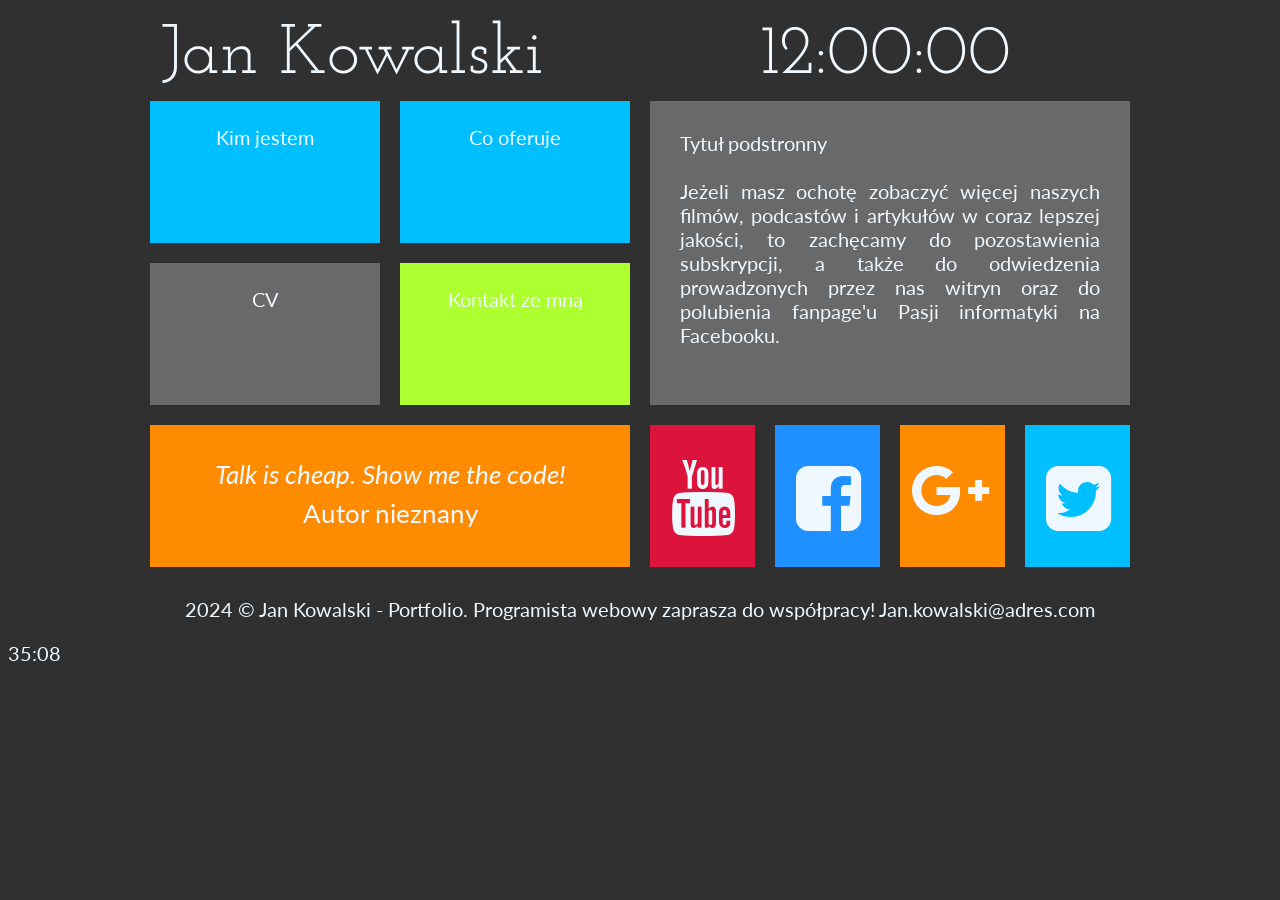
<file: cv kolorowe kafelki/index.html>
<!DOCTYPE HTML>
<html lang="pl">
    <head>
        <meta charset="utf-8"/>
        <title>Najlepsze filmy!</title>
        <meta name="description" content="Strona znajlepszymi filami. Bardzo polecam"/>
        <meta name="keywords" content="kino, film, top filmy"/>
        <meta http-equiv="X-UA-Compatible" content="IE=edge,chrome=1"/>
        <link rel="stylesheet" href="fontello-5d46dc11\css\fontello.css" type="text/css"/>
        <link rel="stylesheet" href="style.css" type="text/css"/>
        <link href="https://fonts.googleapis.com/css2?family=Josefin+Slab:ital,wght@0,100..700;1,100..700&display=swap" rel="stylesheet">
        <link href="https://fonts.googleapis.com/css2?family=Josefin+Slab:ital,wght@0,100..700;1,100..700&family=Lato:ital,wght@0,100;0,300;0,400;0,700;0,900;1,100;1,300;1,400;1,700;1,900&display=swap" rel="stylesheet">
    </head>
    <body>
        <div id="container">
            <div class="rectangle"> 
                <div id="logo">Jan Kowalski</div>
                <div id="zegar">12:00:00</div>
                <div class="clear: both;"></div>
            </div>

            <div class="square">
                <div class="tile1">
                    <br/>Kim jestem
                </div>
                <div class="tile1">
                    <br/>Co oferuje
                </div>
                <div style="clear: both;"></div>

                <div class="tile2">
                    <br/>CV
                </div>
                <div class="tile3">
                    <br/>Kontakt ze mną
                </div>
                <div style="clear: both;"></div>

                <div class="tile4">
                    <i>Talk is cheap. Show me the code!</i> <br/>Autor nieznany
                </div>
            </div>

            <div class="square">
                <div class="tile5">
                    Tytuł podstronny <br/> <br/>
                    Jeżeli masz ochotę zobaczyć więcej naszych filmów, podcastów i artykułów w coraz lepszej jakości, to zachęcamy do pozostawienia subskrypcji, a także do odwiedzenia prowadzonych przez nas witryn oraz do polubienia fanpage'u Pasji informatyki na Facebooku.
                </div>
                <div id="yt">
                    <i class="icon-youtube"></i>
                </div>
                <div id="fb">
                    <i class="icon-facebook-squared"></i>
                </div>
                <div id="g">
                    <i class="icon-gplus"></i>
                </div>
                <div id="tw">
                    <i class="icon-twitter-squared"></i>
                </div>
                <div style="clear: both;"></div>
            </div>
            <div style="clear:both;"></div>
            <div class="rectangle">2024 &copy; Jan Kowalski - Portfolio. Programista webowy zaprasza do współpracy!
                Jan.kowalski@adres.com
            </div>
        </div>
    </body>
</html>
35:08
</file>
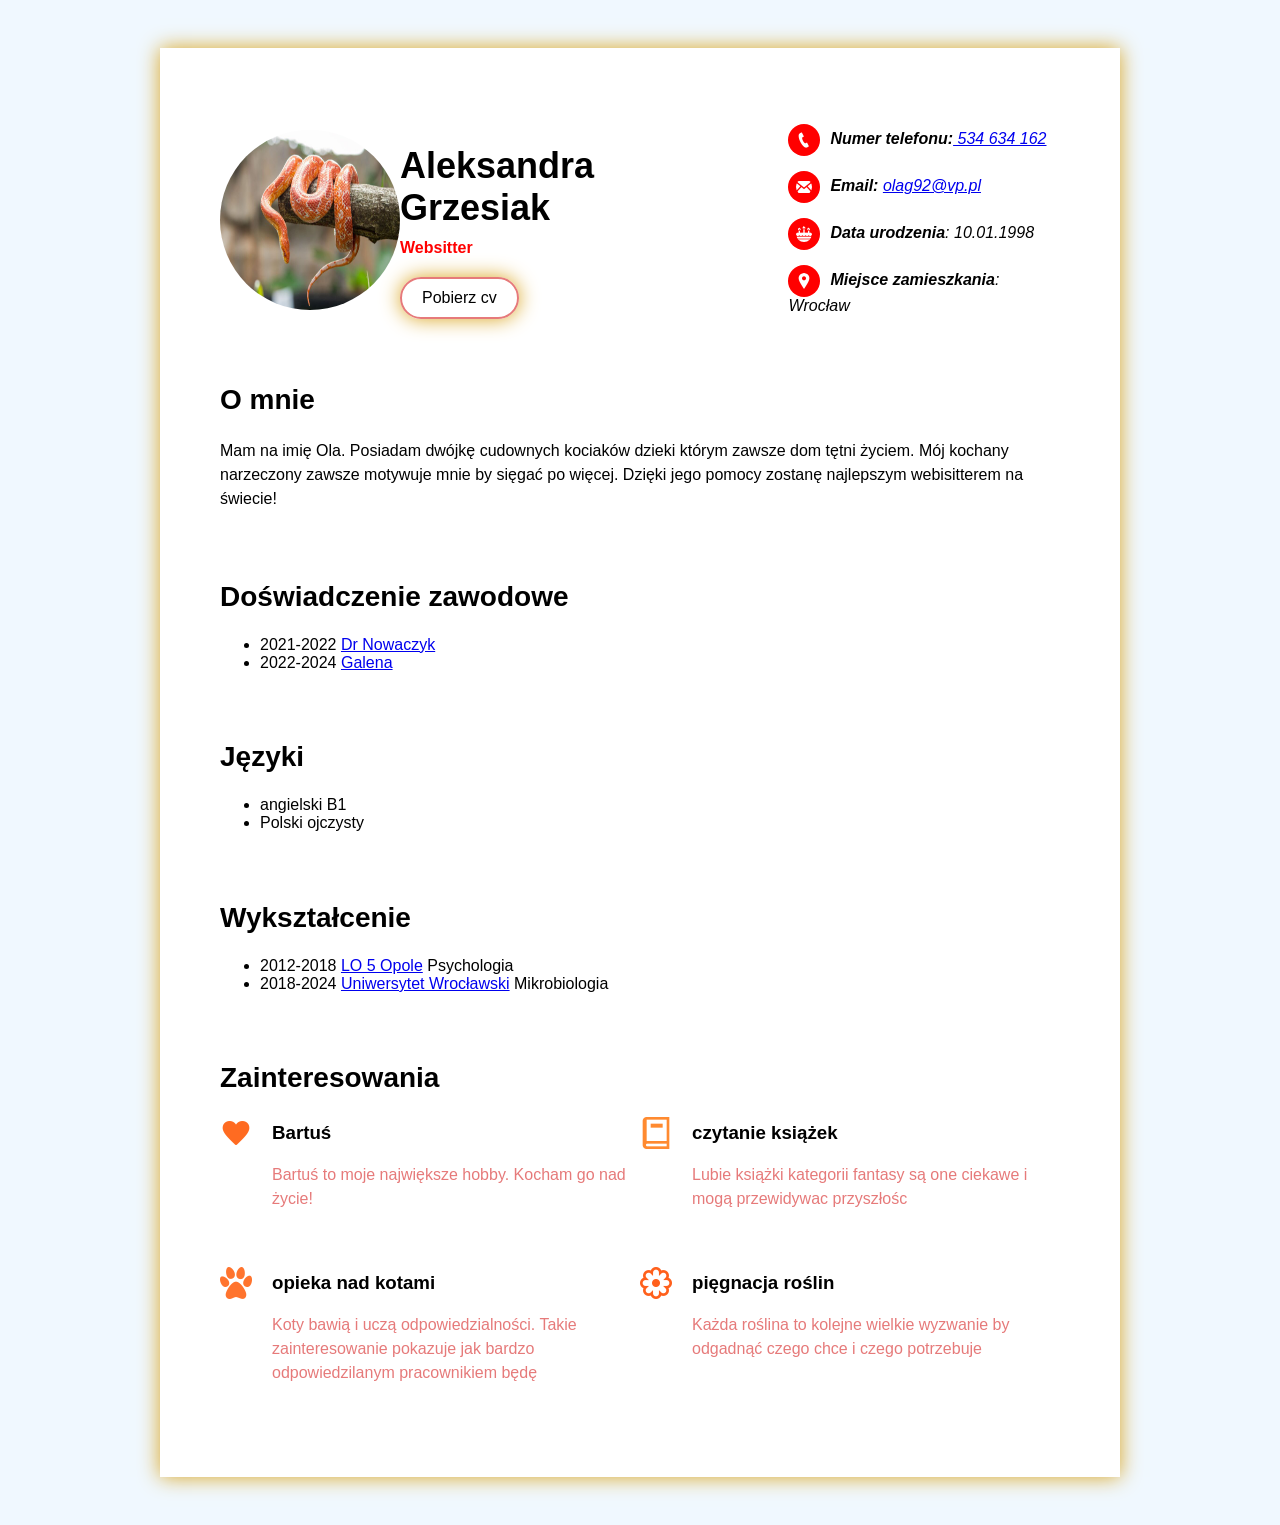
<file: CV/index.html>
<!DOCTYPE html>
<html>
    <head>
        <title>Aleksandra Grzesiak CV</title>
        <link rel="stylesheet" href="style.css"/>
    </head>
    <body>
        <div class="container">
            <header>
                <img class="profile-picture circle" src="image/Waz-zbozowy-na-galezi.jpg"/>
                <div>            
                    <h1>Aleksandra Grzesiak</h1>
                    <span><b>Websitter</b></span>
                        <div>
                        <a class="cv-download-link" href="file:///C:\Users\olag9\OneDrive\Pulpit\lactobacillus.pdf">Pobierz cv</a>
                        </div>
                </div>
                <address>
                    <ul>
                        <li><img class="address-icon circle" src="image/phone.png"><b>Numer telefonu:</b><a href="tel:534634162"> 534 634 162</a></li>
                        <li><img class="address-icon circle" src="image/mail.png"><b>Email:</b> <a href="mailto:olag98@vp.pl">olag92@vp.pl</a></li>
                        <li><img class="address-icon circle" src="image/birthday-cake.png"><b>Data urodzenia</b>: 10.01.1998</li>
                        <li><img class="address-icon circle" src="image/pin.png"><b>Miejsce zamieszkania</b>: Wrocław</li>
                    </ul>
                </address>
            </header>
            <main>
                <section>
                    <h2>O mnie</h2>
                    <p>
                        Mam na imię Ola. 
                        Posiadam dwójkę cudownych kociaków dzieki którym zawsze dom tętni życiem. 
                        Mój kochany narzeczony zawsze motywuje mnie by sięgać po więcej.
                        Dzięki jego pomocy zostanę najlepszym webisitterem na świecie!
                    </p>
                </section>
                <section>
                    <h2>Doświadczenie zawodowe</h2>
                    <ul>
                        <li>2021-2022 <a href="https://drnowaczyk.com/"> Dr Nowaczyk</a></li>
                        <li>2022-2024 <a href="https://galena.pl/"> Galena</a></li>
                    </ul>
                </section>
                <section>
                    <h2>Języki</h2>
                    <ul>
                        <li>angielski B1</li>
                        <li>Polski ojczysty</li>
                    </ul>
                </section>
                <section>
                    <h2>Wykształcenie</h2>
                    <ul>
                        <li>2012-2018 <a href="https://5lo.opole.pl/">LO 5 Opole</a> Psychologia</li>
                        <li>2018-2024 <a href="https://rekrutacja.uni.wroc.pl/">Uniwersytet Wrocławski</a> Mikrobiologia</li>
                    </ul>
                </section>
                <section>
                    <h2>Zainteresowania</h2>
                    <ul class="hobbies">
                        <li>
                            <img src="image/icon_bartuś.png">
                            <div>
                                <h3>Bartuś</h3>
                                <p>
                                    Bartuś to moje największe hobby. Kocham go nad życie!
                                </p>
                            </div>
                        </li>
                        <li>
                            <img src="image/icon_book.png">
                            <div>
                                <h3>czytanie książek</h3> 
                                <p>
                                    Lubie książki kategorii fantasy są one ciekawe i mogą przewidywac przyszłośc
                                </p>
                            </div>
                        </li>
                        <li>
                            <img src="image/icon_cat.png"> 
                            <div>
                                <h3>opieka  nad kotami</h3>
                                <p>
                                    Koty bawią i uczą odpowiedzialności. Takie zainteresowanie pokazuje jak bardzo odpowiedzilanym pracownikiem będę
                                </p>
                            </div>
                        </li>
                        <li>
                            <img src="image/icon_fower.png"> 
                            <div>
                                <h3>pięgnacja roślin</h3>
                                <p>
                                    Każda roślina to kolejne wielkie wyzwanie by odgadnąć czego chce i czego potrzebuje
                                </p>
                            </div>
                        </li>
                    </ul>
                </section>
            </main>
        </div>
    </body>
</html>
</file>
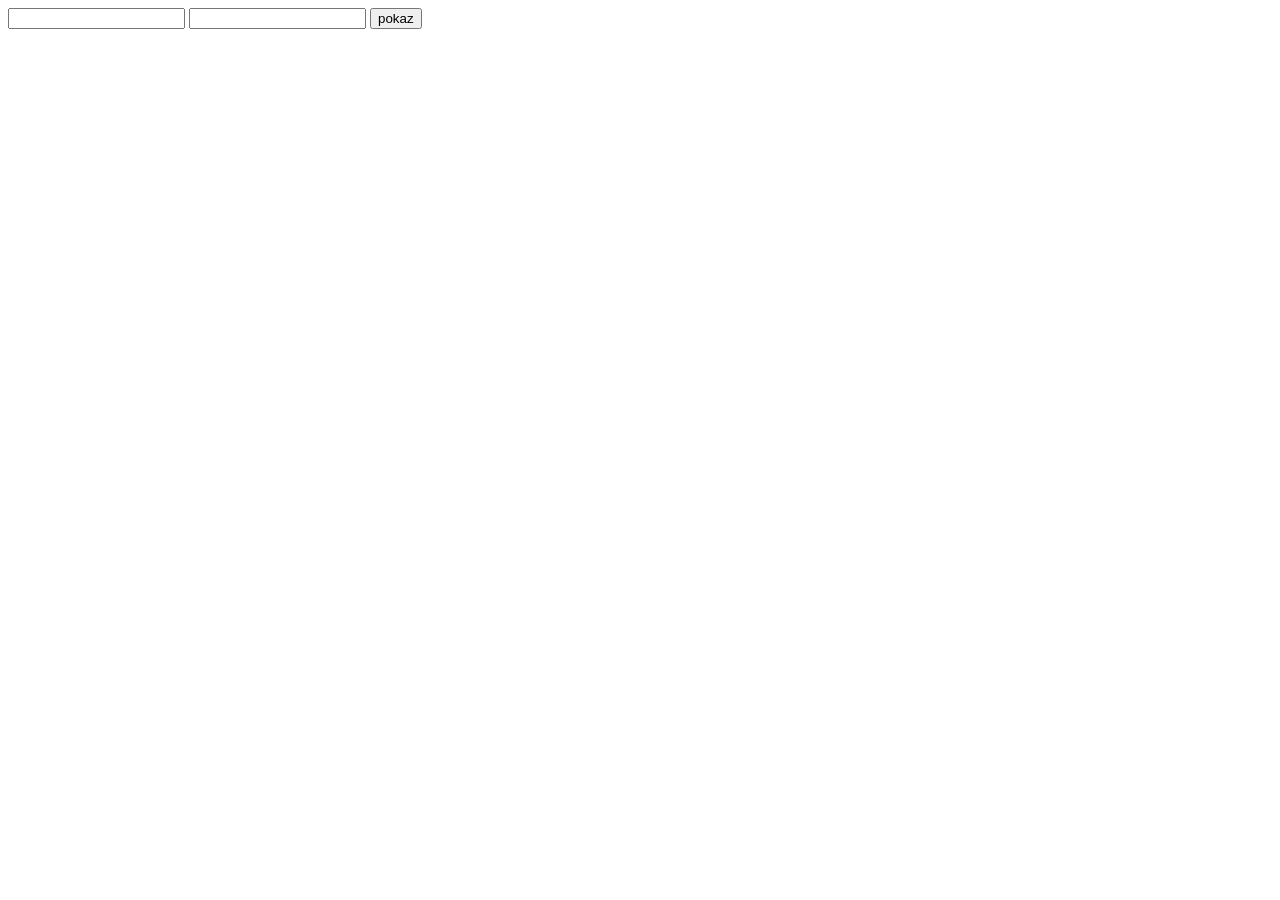
<file: egzamin/index.html>
<!DOCTYPE html>
<html lang="pl">
    <head>
        <meta charset="utf-8"/>

        <script type="text/javascript">

            function wypiszLiczby()
            {
                // Pobieranie wartości z pól tekstowych i konwertowanie na liczby całkowite
                var liczba1 = parseInt(document.getElementById("liczba1").value);
                var liczba2 = parseInt(document.getElementById("liczba2").value);
                
                // Sprawdzenie, czy wartości są liczbami
                if(isNaN(liczba1) || isNaN(liczba2)) {
                    document.getElementById("wynik").innerHTML="wpisz liczbe całkowitą";
                    return;
                }

                // Tworzenie zmiennej, w której będą zapisane liczby z przedziału
                var napis = "";

                // Upewnij się, że liczba1 jest mniejsza od liczba2, jeśli nie, zamień ich wartości
                if (liczba1 > liczba2) {
                    var magazyn = liczba1; 
                    liczba1 = liczba2;
                    liczba2 = magazyn;
                }

                // Pętla, która wypisuje liczby z przedziału
                for (i = liczba1; i <=liczba2; i++) {
                    napis = napis + i + " "; // Dodajemy liczby do zmiennej wynik
                }

                 // Wyświetlenie wyników na stronie
                document.getElementById("wynik").innerHTML = "Liczby z przedziału: " + napis;

            }

        </script>

    </head>

    <body>

        <input type="text" id="liczba1"/>
        <input type="text" id="liczba2"/>
        <input type="submit" value="pokaz" onclick="wypiszLiczby()" /> 

        <div id="wynik"></div>

    </body>
</html>

 <!-- && = i   || = lub -->
</file>
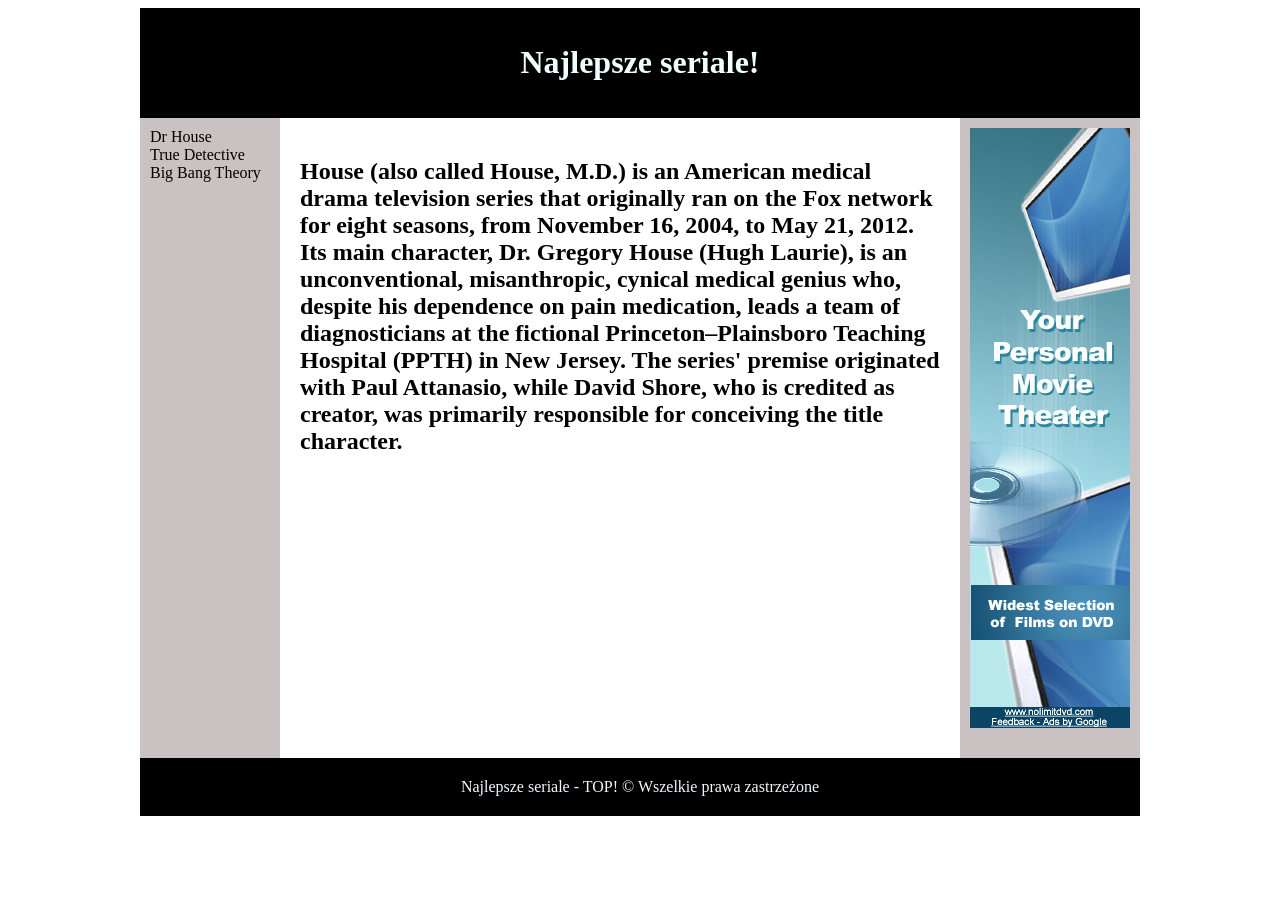
<file: Filmy 2/index.html>
<!DOCTYPE HTML>
<html lang="pl">
    <head>
        <meta charset="utf-8"/>
        <title>Najlepsze filmy!</title>
        <meta name="description" content="Strona znajlepszymi filami. Bardzo polecam"/>
        <meta name="keywords" content="kino, film, top filmy"/>
        <meta http-equiv="X-UA-Compatible" content="IE=edge,chrome=1"/>
        <style>
            #container {
                width: 1000px;
                margin-left: auto;
                margin-right: auto;

            }

            #logo {
                background-color: black;
                color:azure;
                text-align: center;
                padding: 15px;
            }

            #nav{
                float:left;
                background-color: rgb(202, 194, 194);
                width: 120px;
                min-height: 620px;
                padding: 10px;
            }

            #content{
                float: left;
                padding: 20px;
                width: 640px;
            }

            #ad{
                float: left;
                width: 160px;
                min-height: 620px;
                padding: 10px;
                background-color: rgb(202, 194, 194);
            }

            #footer{
                clear: both;
                background-color: black;
                color: aliceblue;
                text-align: center;
                padding: 20px;
            }
        </style>
    </head>
    <body>
        <div id="container">
            <div id="logo">
                <h1>Najlepsze seriale!</h1>
            </div>
            <div id="nav">
                Dr House <br/>
                True Detective <br/>
                Big Bang Theory <br/>
            </div>
            <div id="content">
                <h2>House (also called House, M.D.) is an American medical drama television series that originally ran on the Fox network for eight seasons, from November 16, 2004, to May 21, 2012. Its main character, Dr. Gregory House (Hugh Laurie), is an unconventional, misanthropic, cynical medical genius who, despite his dependence on pain medication, leads a team of diagnosticians at the fictional Princeton–Plainsboro Teaching Hospital (PPTH) in New Jersey. The series' premise originated with Paul Attanasio, while David Shore, who is credited as creator, was primarily responsible for conceiving the title character.</h2>
    
            </div>
            <div id="ad">
                <img src="img/baner reklamowy.jpg"/>    
            </div>
            <div id="footer">
                Najlepsze seriale - TOP! &copy; Wszelkie prawa zastrzeżone
            </div>

        </div>


    </body>
       
</html>
</file>
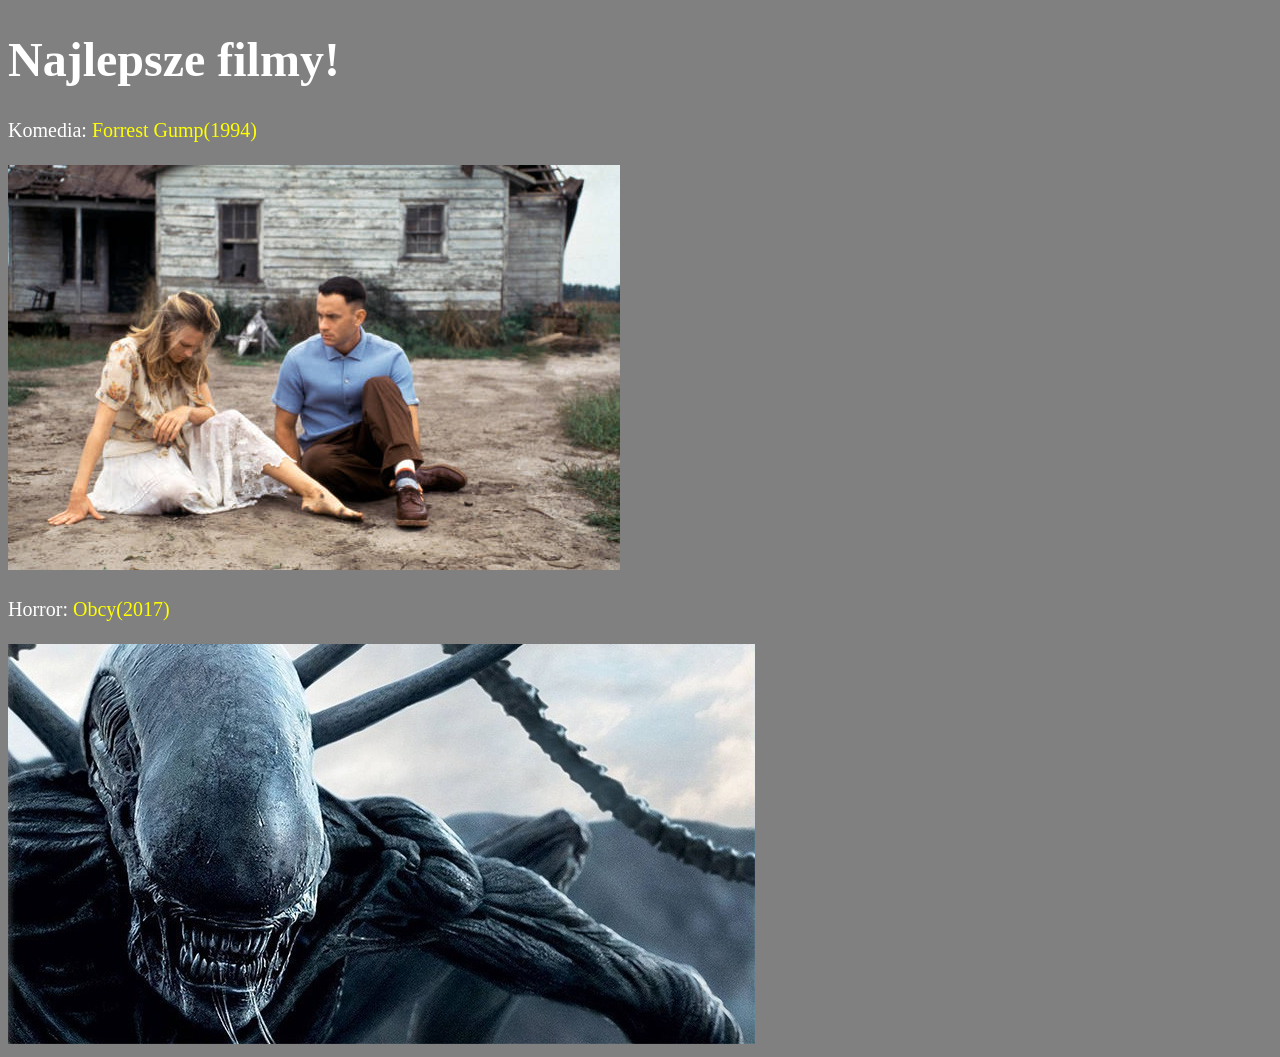
<file: Filmy/index.html>
<!DOCTYPE HTML>
<html lang="pl">
    <head>
        <meta charset="utf-8"/>
        <title>Najlepsze filmy!</title>
        <meta name="description" content="Strona znajlepszymi filami. Bardzo polecam"/>
        <meta name="keywords" content="kino, film, top filmy"/>
        <meta http-equiv="X-UA-Compatible" content="IE=edge,chrome=1"/>
        <link rel="stylesheet" href="style.css" type="text/css"/>
    </head>
    <body>
        <h1>Najlepsze filmy!</h1>

        Komedia:
        <a href="https://www.filmweb.pl/film/Forrest+Gump-1994-998" target="_blank" title="Zobacz na Filmwebie"> 
            Forrest Gump(1994)
        </a>

        <br/><br/>

        <a href="https://www.filmweb.pl/film/Forrest+Gump-1994-998" target="_blank" title="Run Forest! Run!">
            <img src="img/forest_gump.jpg" />
        </a>

        <br/><br/>

        Horror:
        <a href="https://www.filmweb.pl/film/Obcy%3A+Przymierze-2017-665400" target="_blank" title="Zobacz na Filwebie">
            Obcy(2017)
        </a>

        <br/><br/>

        <a href="https://www.filmweb.pl/film/Obcy%3A+Przymierze-2017-665400" target="_blank" title="W kosmosie nikt nie usłyszy twojego krzyku">
            <img src="img/obcy.jpg"/>
        </a>


    </body>
</html>
</file>
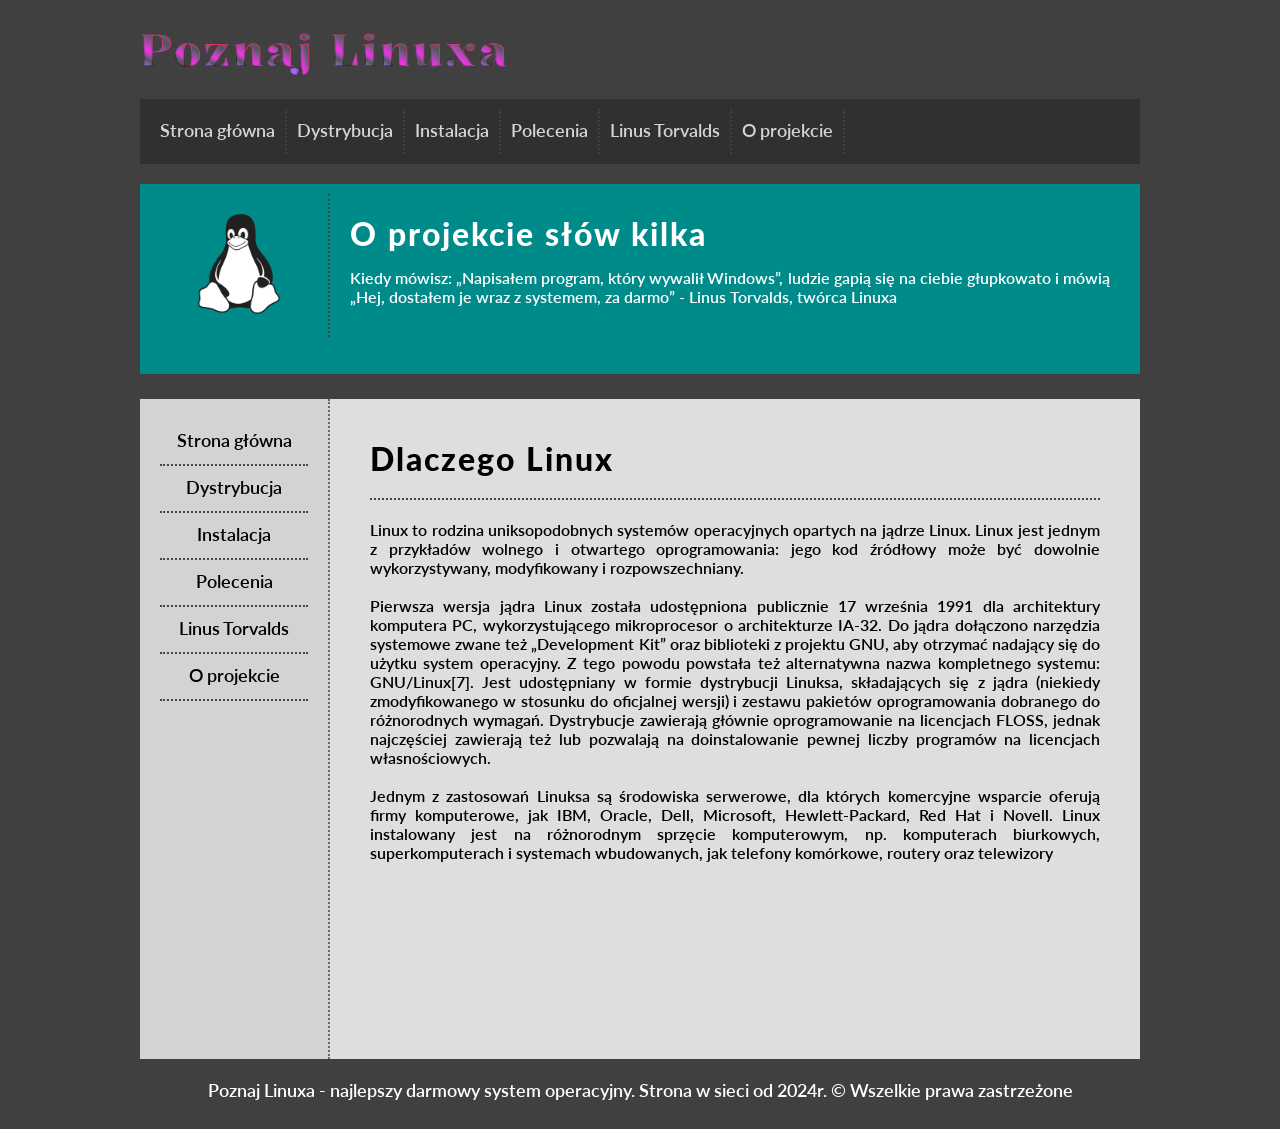
<file: Linux/index.html>
<!DOCTYPE HTML>
<html lang="pl">
    <head>
        <meta charset="utf-8"/>
        <title>Poznaj Linuxa</title>
        <meta name="description" content="Strona znajlepszymi filami. Bardzo polecam"/>
        <meta name="keywords" content="kino, film, top filmy"/>
        <meta http-equiv="X-UA-Compatible" content="IE=edge,chrome=1"/>
        <link rel="stylesheet" href="style.css" type="text/css"/>
        <link href="https://fonts.googleapis.com/css2?family=Kalnia+Glaze&display=swap" rel="stylesheet">
        <link href="https://fonts.googleapis.com/css2?family=Kalnia+Glaze&family=Lato:ital,wght@0,100;0,300;0,400;0,700;0,900;1,100;1,300;1,400;1,700;1,900&display=swap" rel="stylesheet">
    </head>
    <body>
        <div id="container">

            <div id="logo">
                Poznaj Linuxa
            </div>

            <div id="menu">
                <div class="option">Strona główna</div> 
                <div class="option">Dystrybucja</div>
                <div class="option">Instalacja</div>  
                <div class="option">Polecenia</div> 
                <div class="option">Linus Torvalds</div> 
                <div class="option">O projekcie</div> 
                <div style="clear: both;"></div>
            </div>

            <div id="topbar">
                <div id="topbarL"><img src="img/tux.png"></div>
                <div id="topbarR">
                   <span class="bigtitle">O projekcie słów kilka</span>
                   <div style="height: 15px;"></div>
                    Kiedy mówisz: „Napisałem program, który wywalił Windows”, ludzie gapią się na ciebie głupkowato i mówią „Hej, dostałem je wraz z systemem, za darmo” - Linus Torvalds, twórca Linuxa
                </div>
                <div style="clear: both;"></div>
            </div>

            <div id="sidebar">
                <div class="optionL">Strona główna</div> 
                <div class="optionL">Dystrybucja</div>
                <div class="optionL">Instalacja</div>  
                <div class="optionL">Polecenia</div> 
                <div class="optionL">Linus Torvalds</div> 
                <div class="optionL">O projekcie</div> 
            </div>

            <div id="content">
                <span class="bigtitle">Dlaczego Linux</span>
                <div class="dottedline"></div>
                Linux to rodzina uniksopodobnych systemów operacyjnych opartych na jądrze Linux. Linux jest jednym z przykładów wolnego i otwartego oprogramowania: jego kod źródłowy może być dowolnie wykorzystywany, modyfikowany i rozpowszechniany.<br/><br/>
                Pierwsza wersja jądra Linux została udostępniona publicznie 17 września 1991 dla architektury komputera PC, wykorzystującego mikroprocesor o architekturze IA-32. Do jądra dołączono narzędzia systemowe zwane też „Development Kit” oraz biblioteki z projektu GNU, aby otrzymać 
                nadający się do użytku system operacyjny. Z tego powodu powstała też alternatywna nazwa kompletnego systemu: GNU/Linux[7]. Jest udostępniany w formie dystrybucji Linuksa, składających się z jądra (niekiedy zmodyfikowanego w stosunku do oficjalnej wersji) i zestawu pakietów 
                oprogramowania dobranego do różnorodnych wymagań. Dystrybucje zawierają głównie oprogramowanie na licencjach FLOSS, jednak najczęściej zawierają też lub pozwalają na doinstalowanie pewnej liczby programów na licencjach własnościowych. <br/><br/>
                Jednym z zastosowań Linuksa są środowiska serwerowe, dla których komercyjne wsparcie oferują firmy komputerowe, jak IBM, Oracle, Dell, Microsoft, Hewlett-Packard, Red Hat i Novell. Linux instalowany jest na różnorodnym sprzęcie komputerowym, np. komputerach biurkowych, 
                superkomputerach i systemach wbudowanych, jak telefony komórkowe, routery oraz telewizory
            </div>
            
            <div id="footer">
                Poznaj Linuxa - najlepszy darmowy system operacyjny. Strona w sieci od 2024r. &copy; Wszelkie prawa zastrzeżone
            </div> 

        </div>
    </body>
</html>
</file>
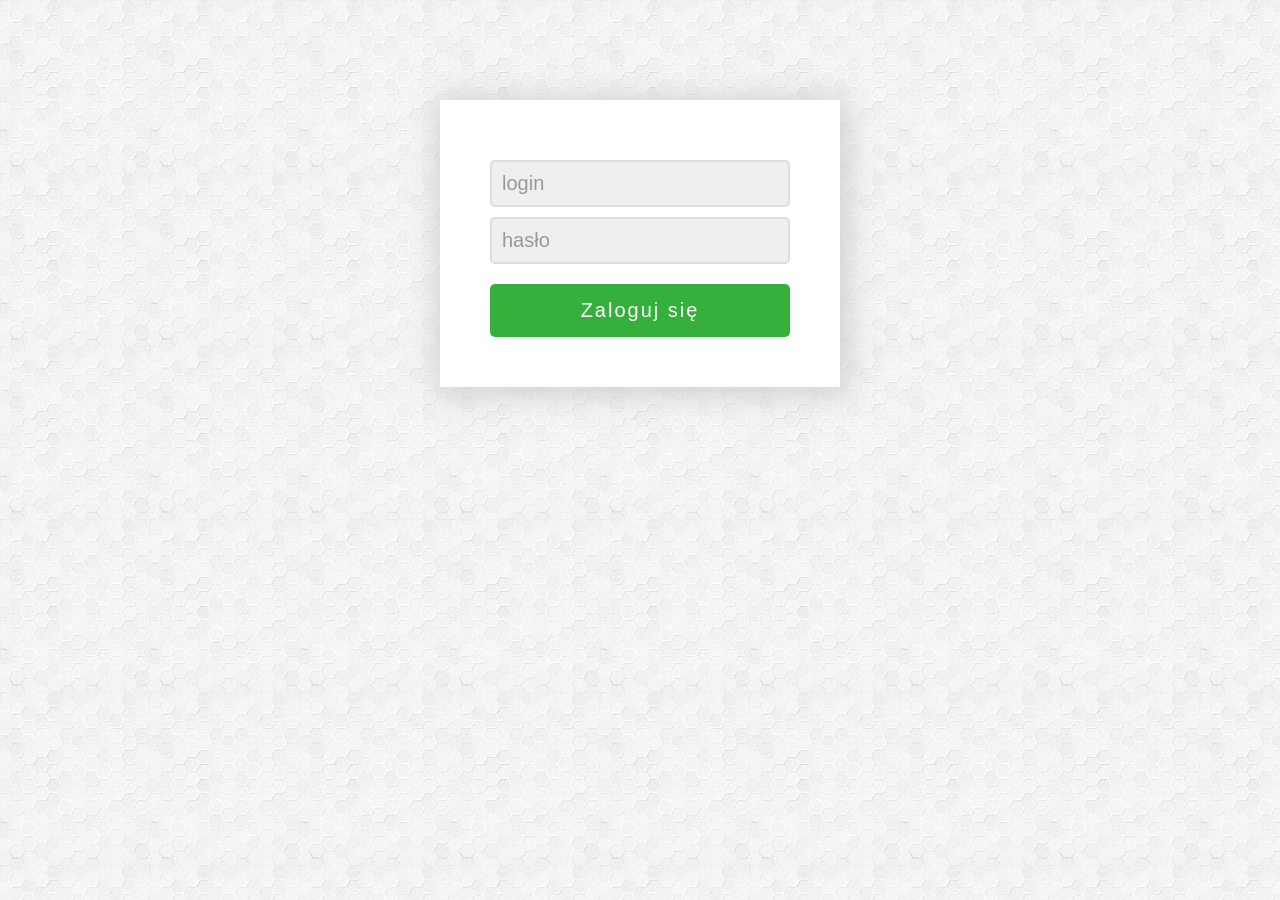
<file: Logowanie/index.html>
<!DOCTYPE HTML>
<html lang="pl">
<head>
	<meta charset="utf-8" />
	<title>Stylizowanie formularzy</title>
	<meta name="description" content="Nauka podstawowego stylizowania elementów formularzy" />
	<meta name="keywords" content="css, odcinek" />
	<meta http-equiv="X-UA-Compatible" content="IE=edge,chrome=1" />
		
	<link rel="stylesheet" href="style.css" type="text/css" />
	
</head>

<body>

	<div id="container">
		<form>
			
			
			<input type="text" placeholder="login" onfocus="this.placeholder=''" onblur="this.placeholder='login'"> 
			
			<input type="password" placeholder="hasło" onfocus="this.placeholder=''" onblur="this.placeholder='hasło'">
			
			<input type="submit"value="Zaloguj się">
			
		</form>
	</div>
	
</body>
</html>
</file>
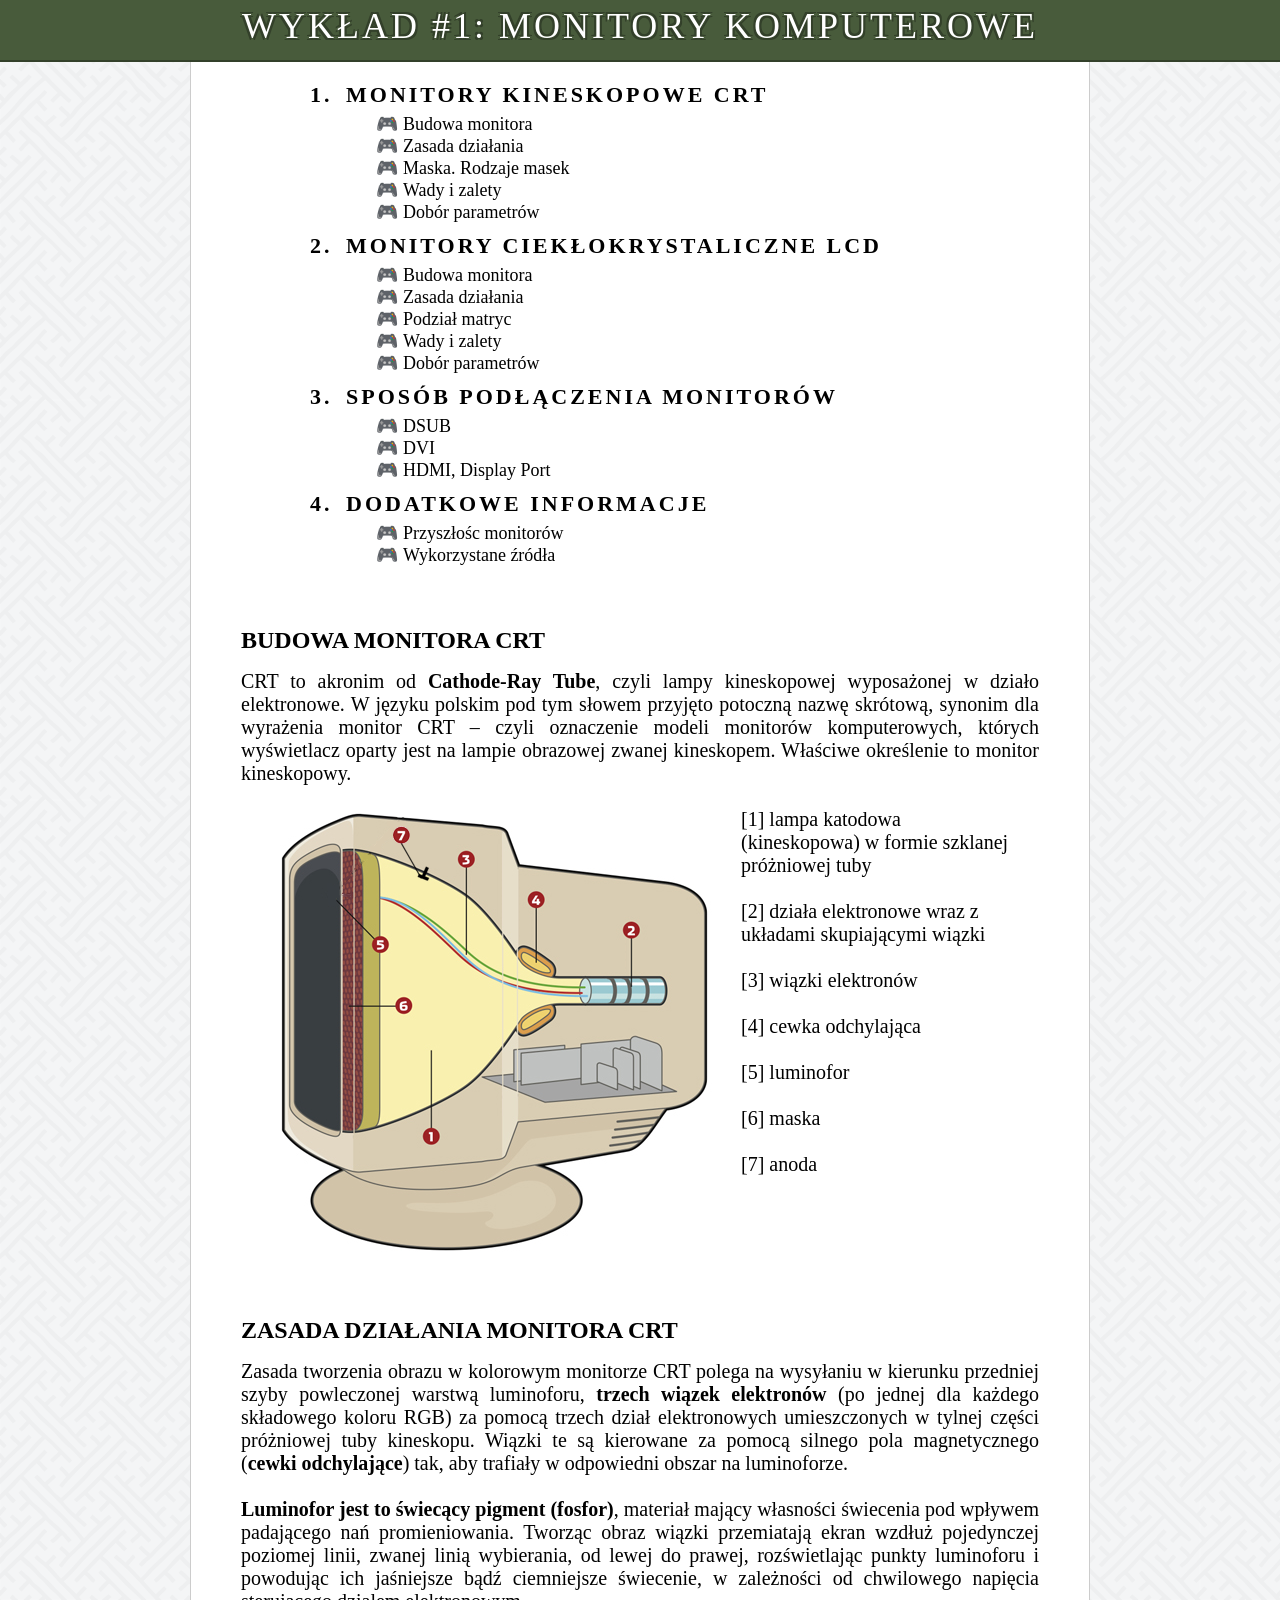
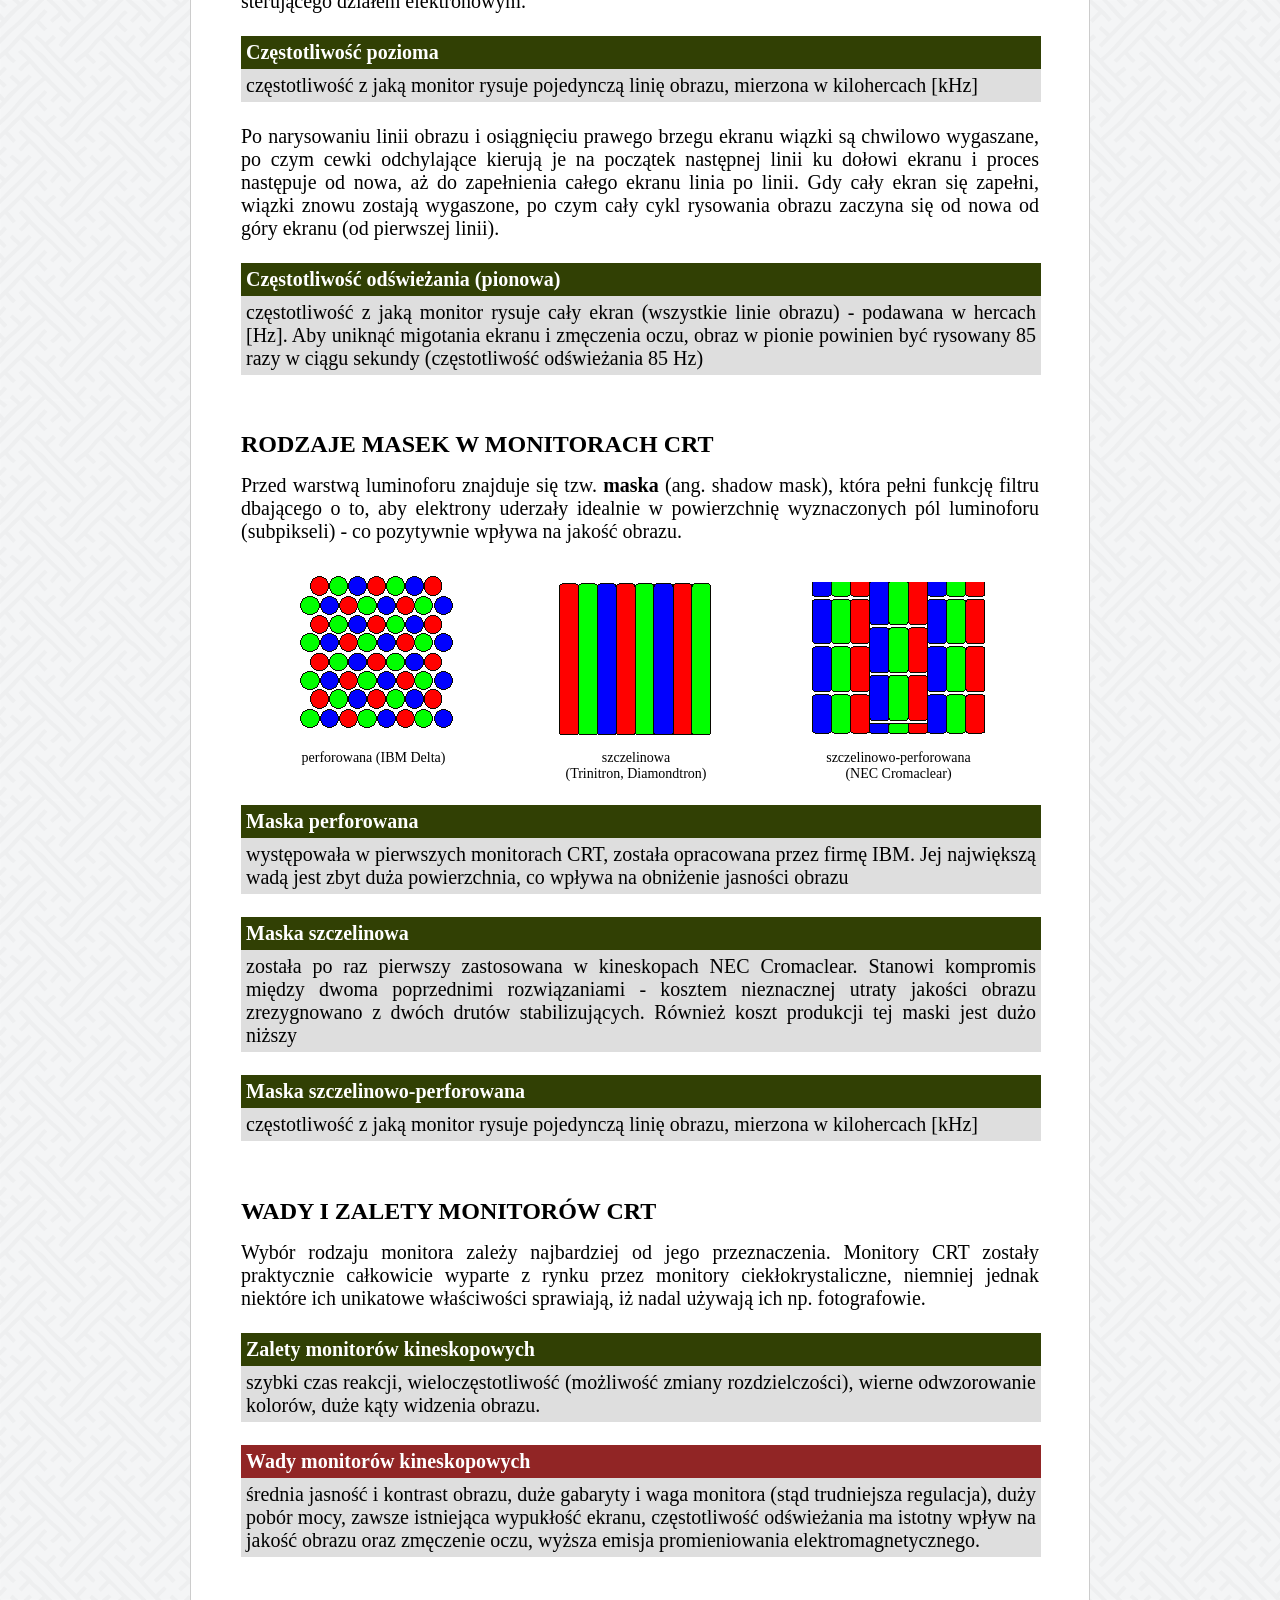
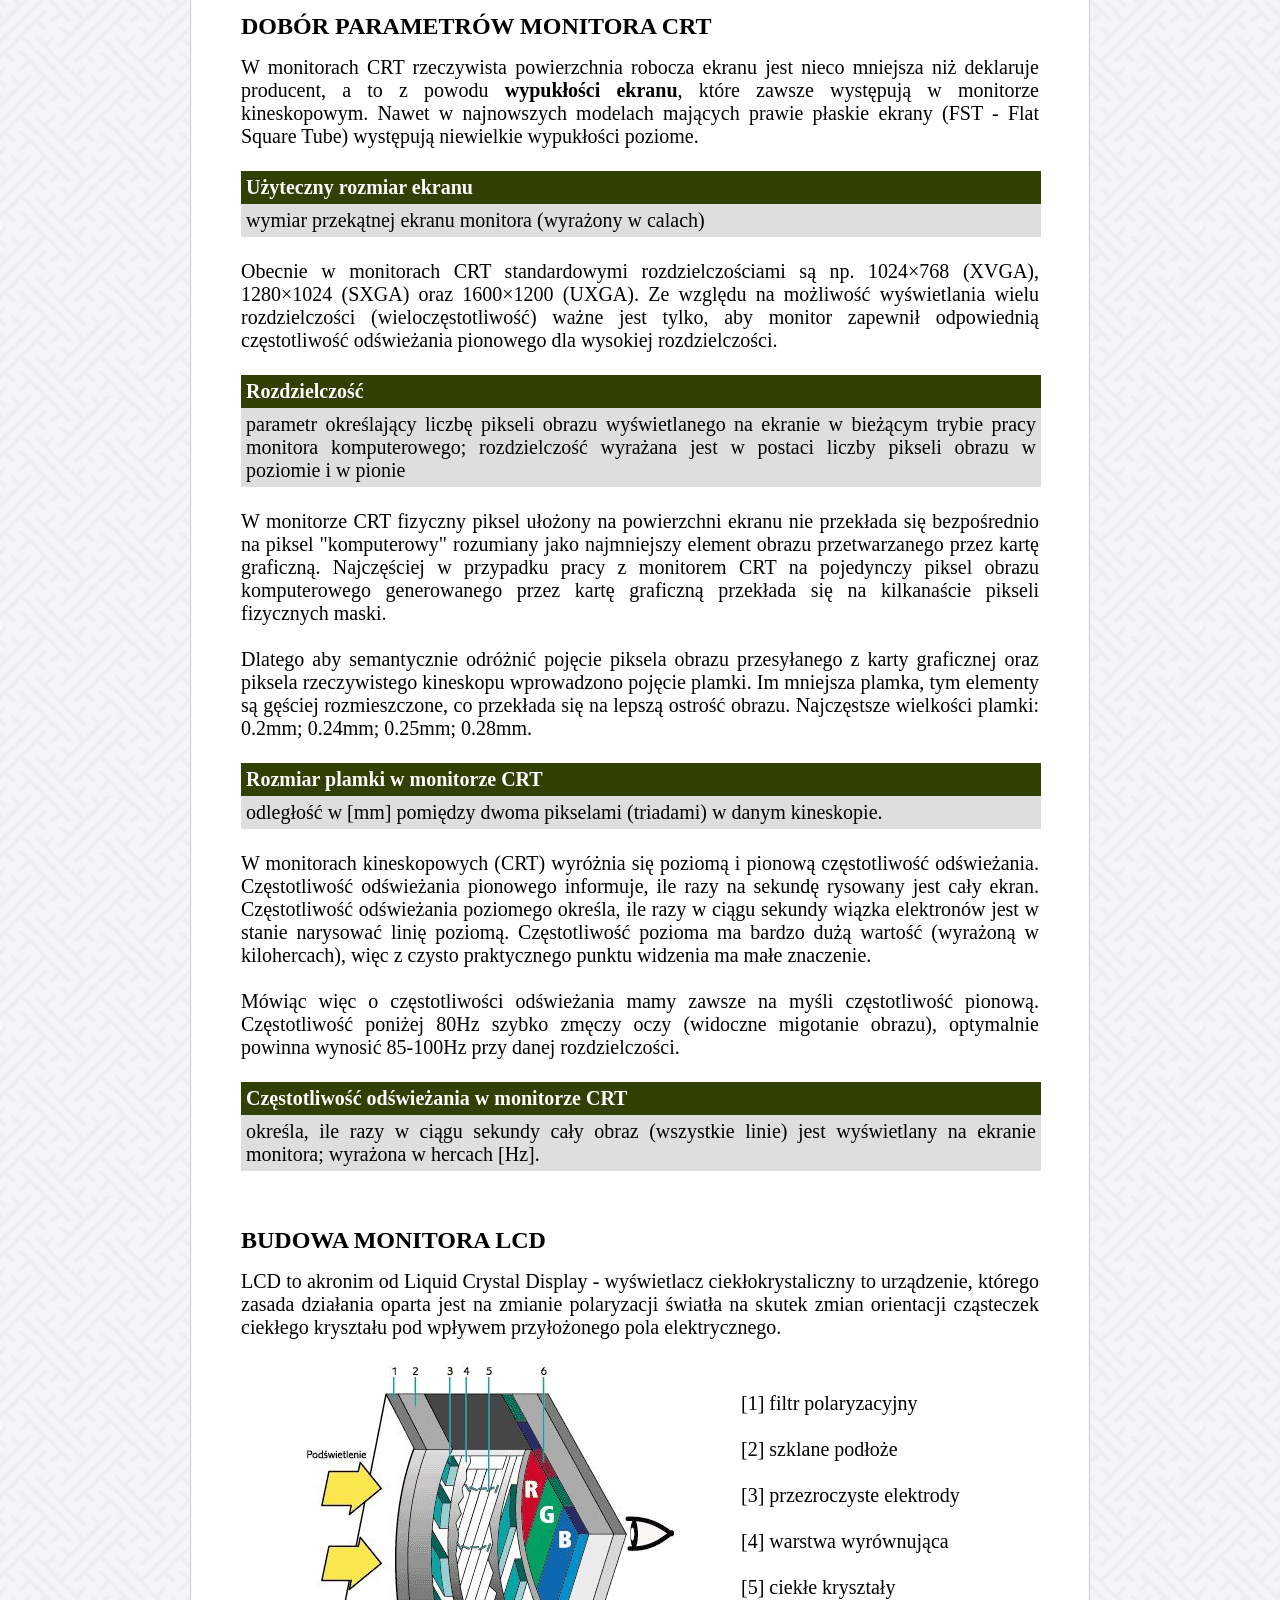
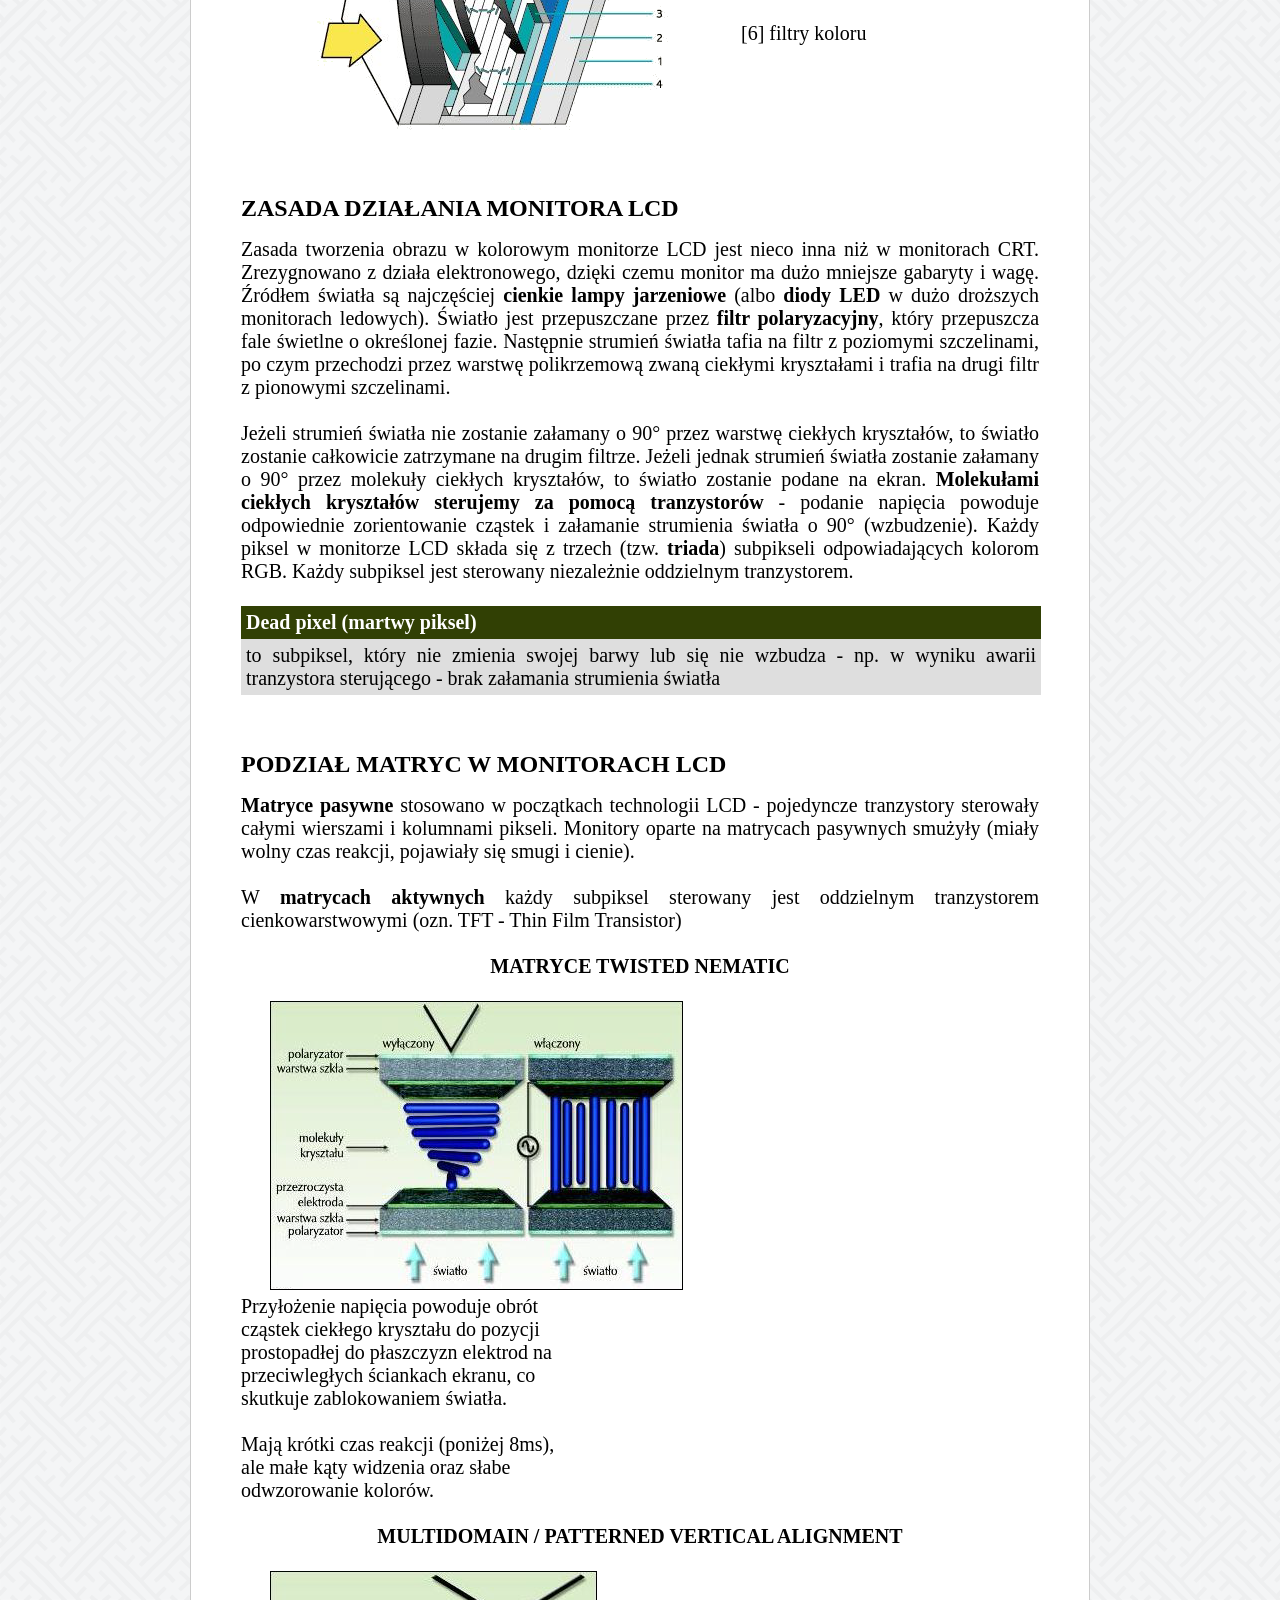
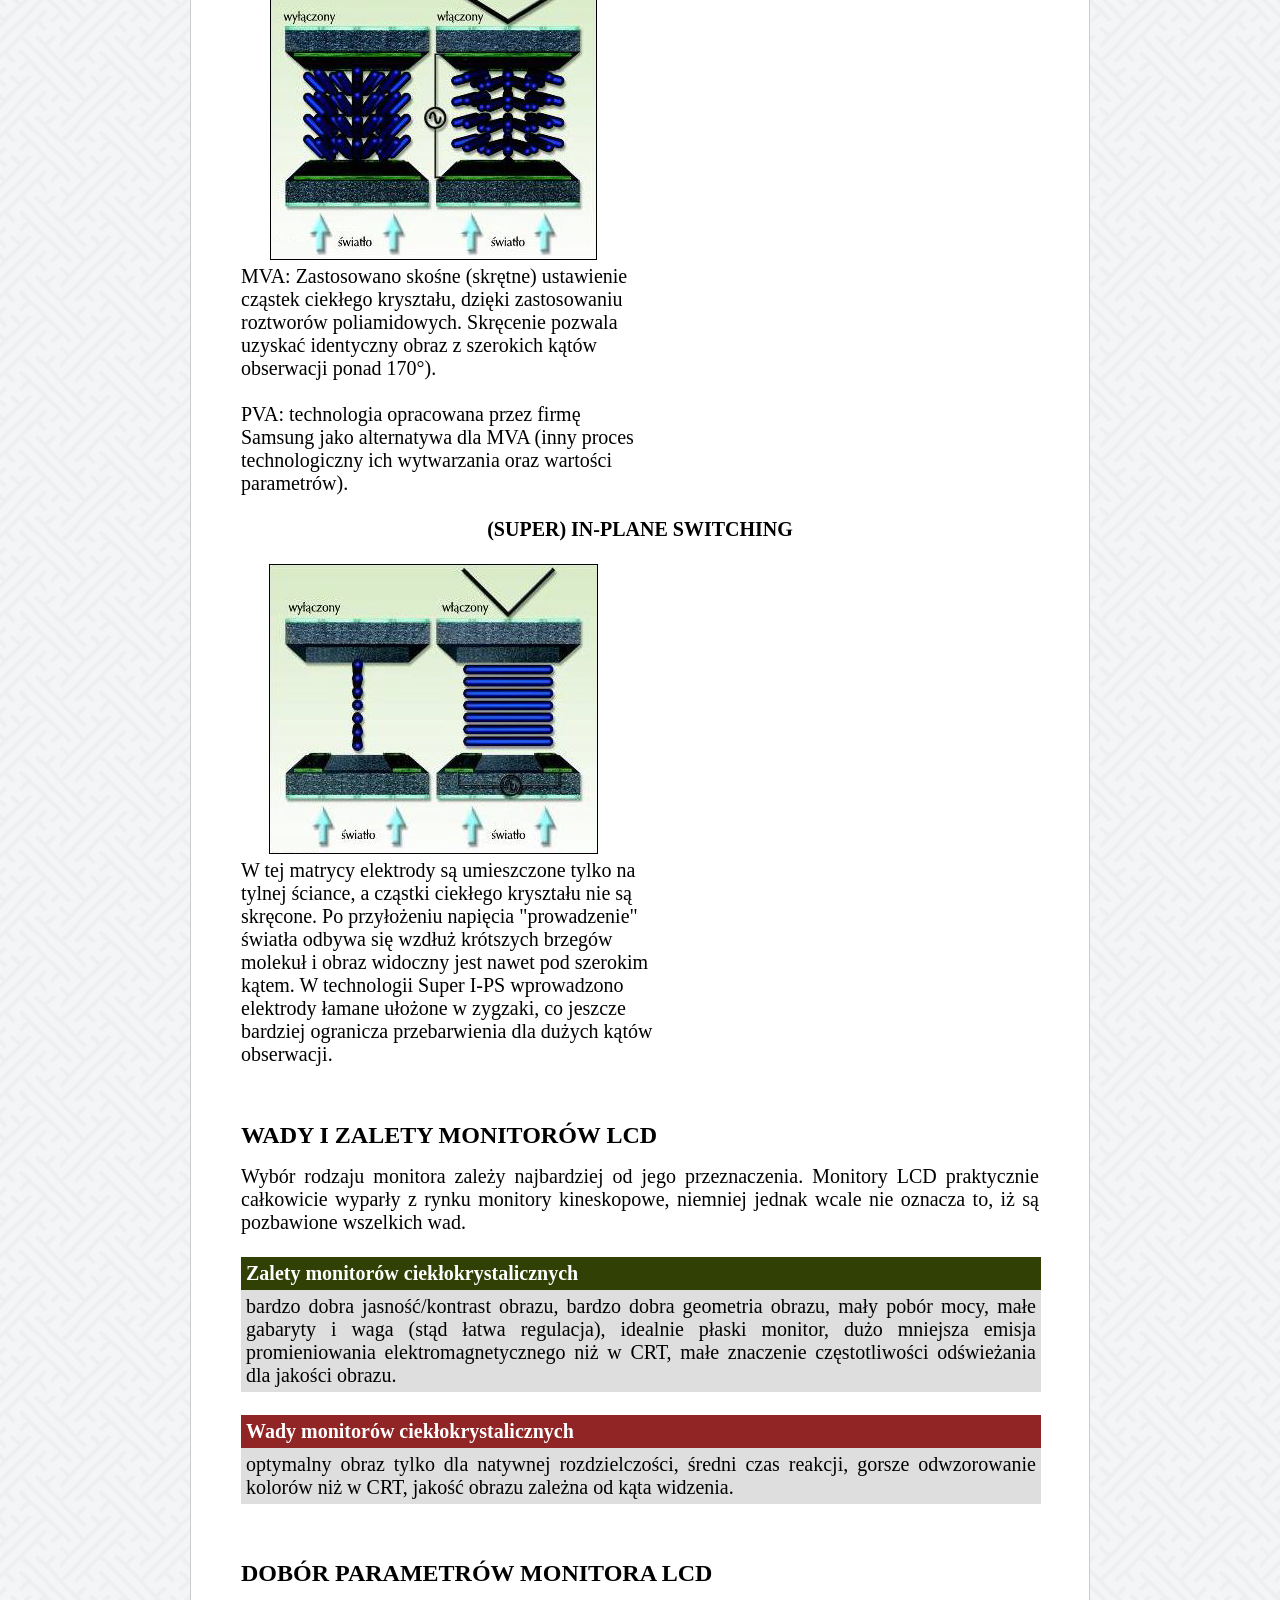
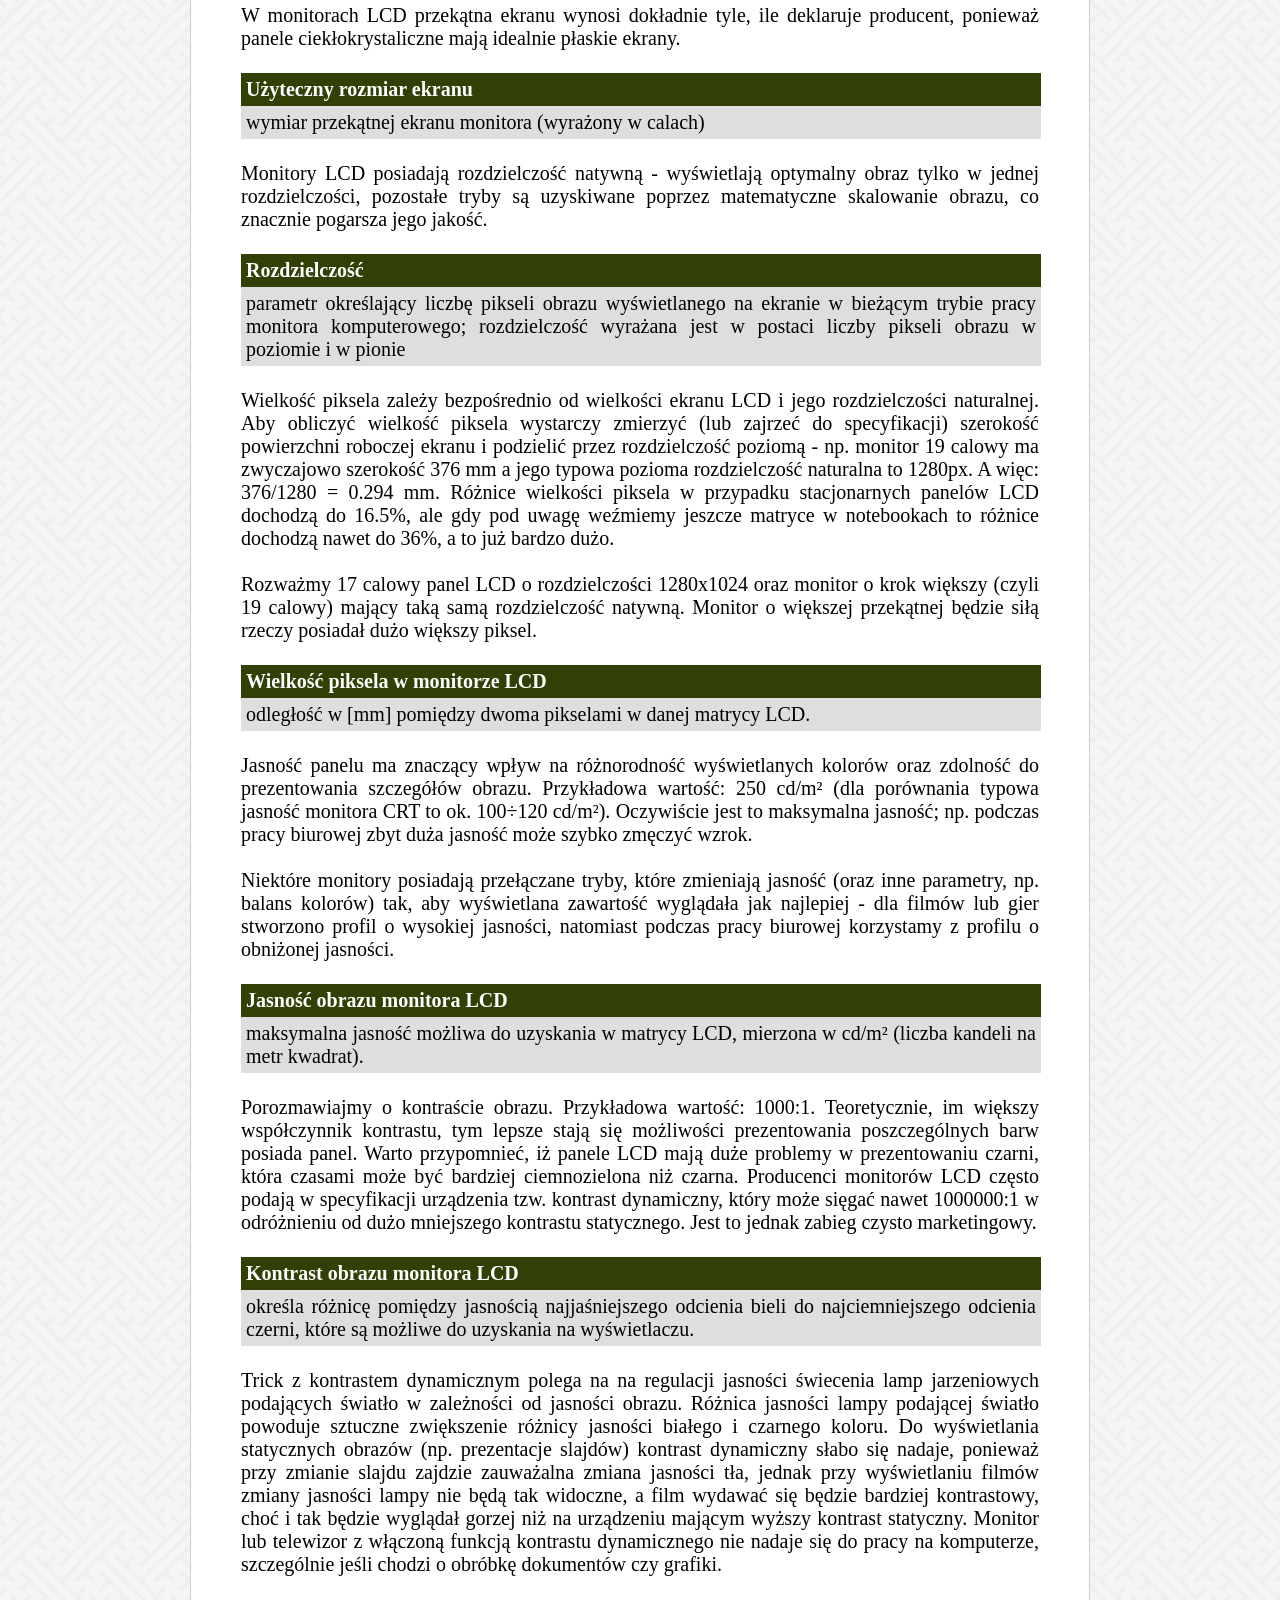
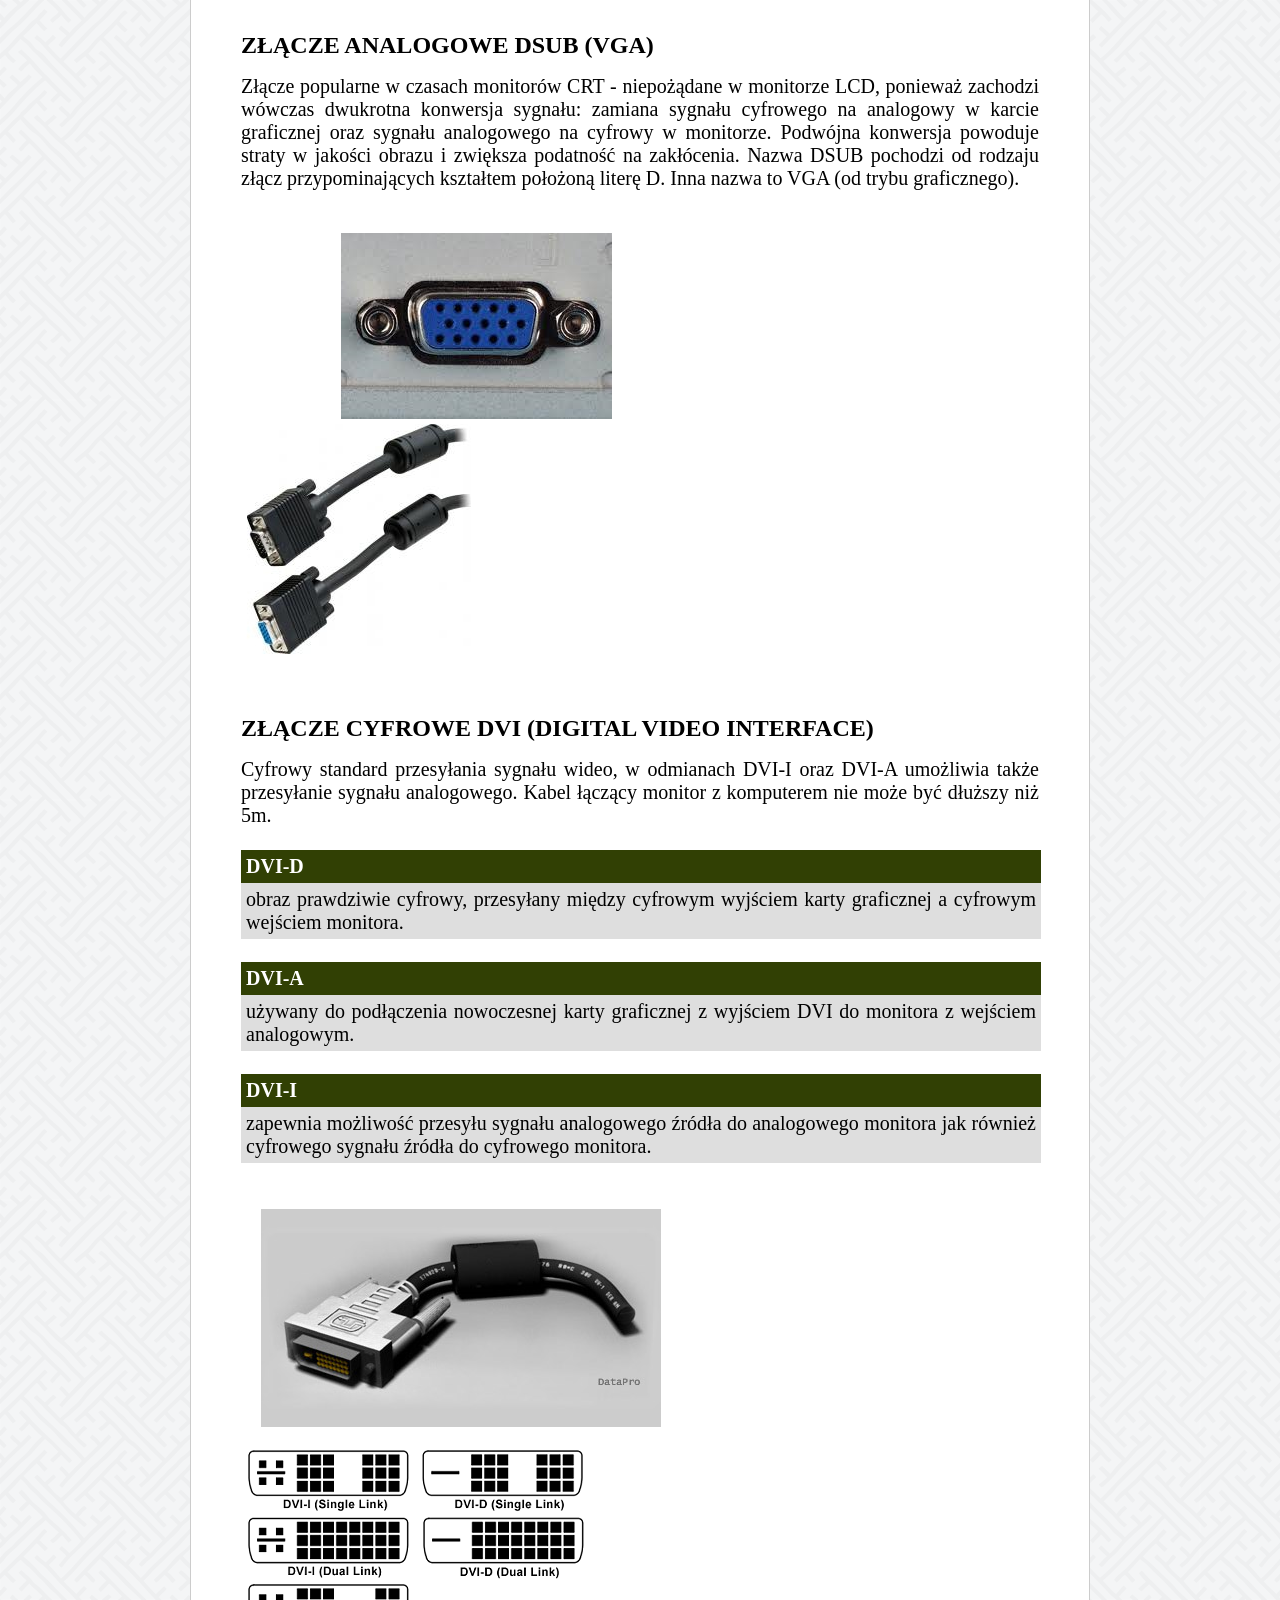
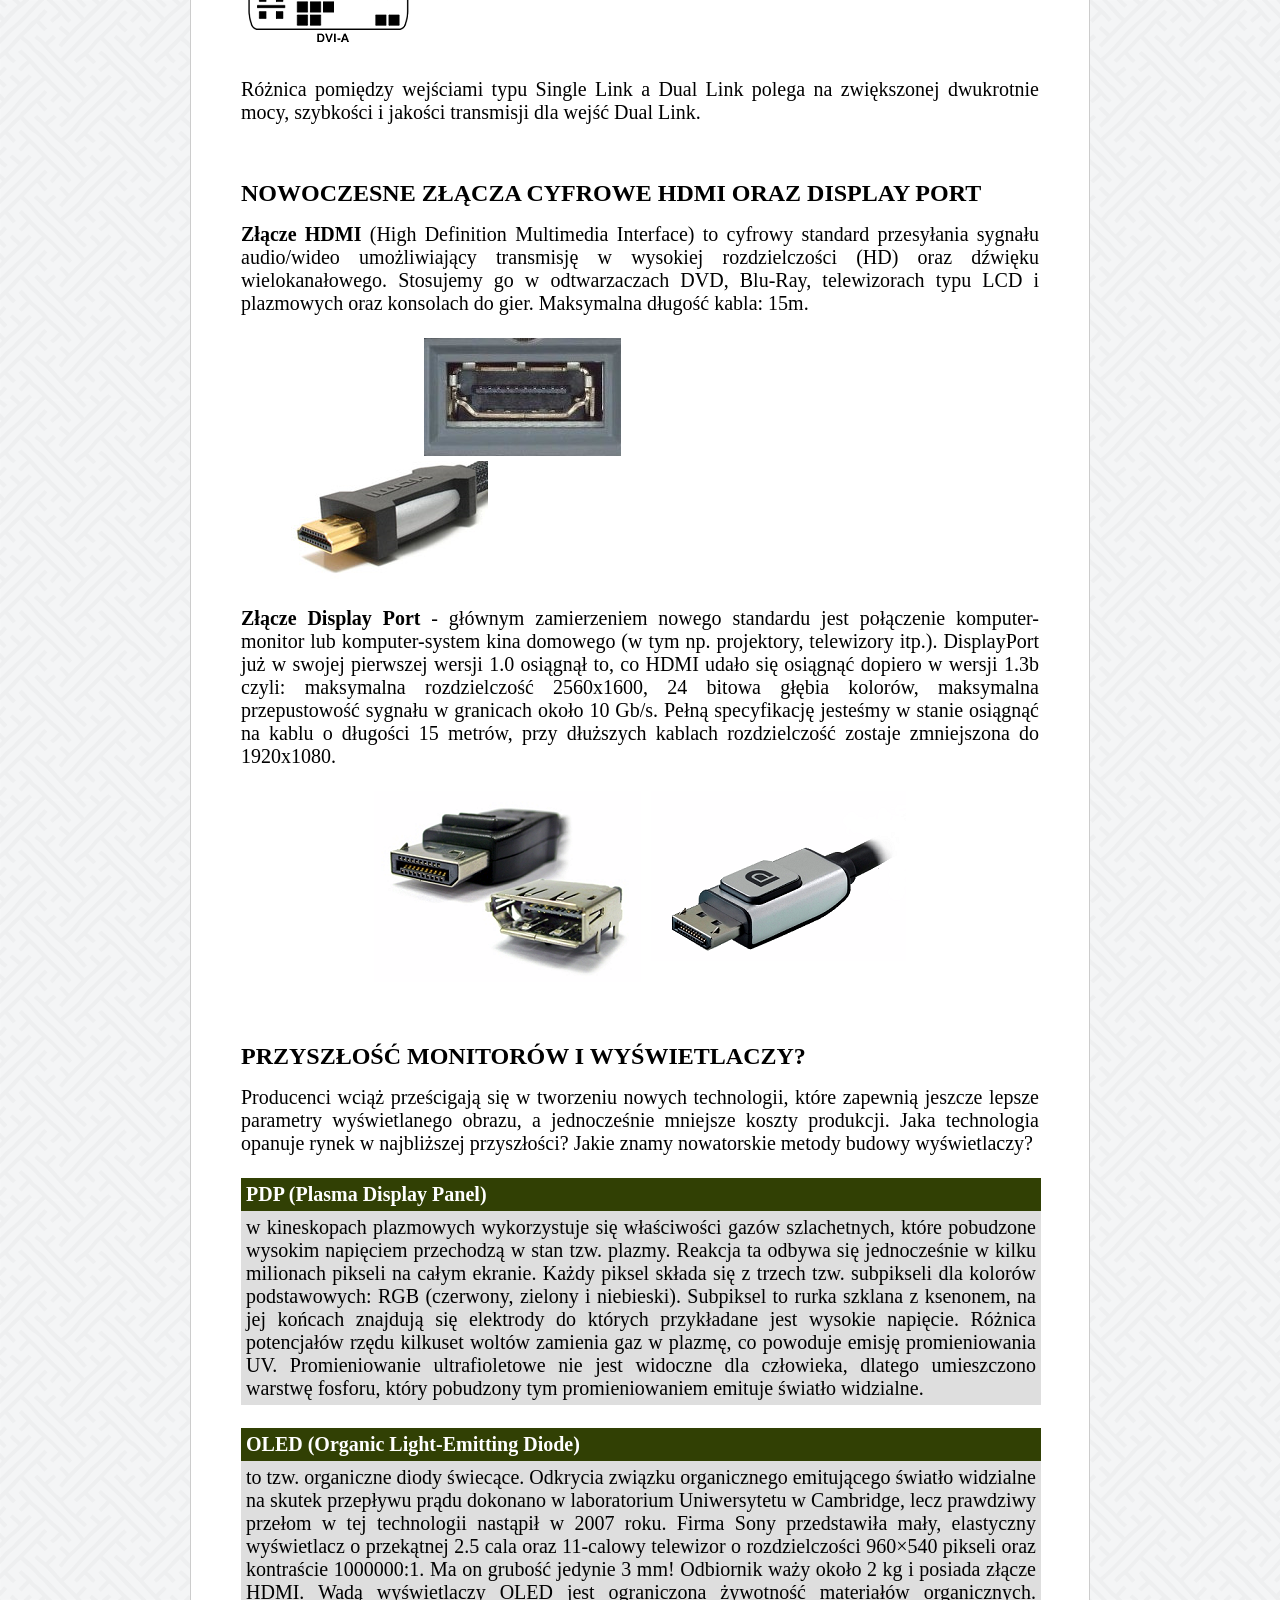
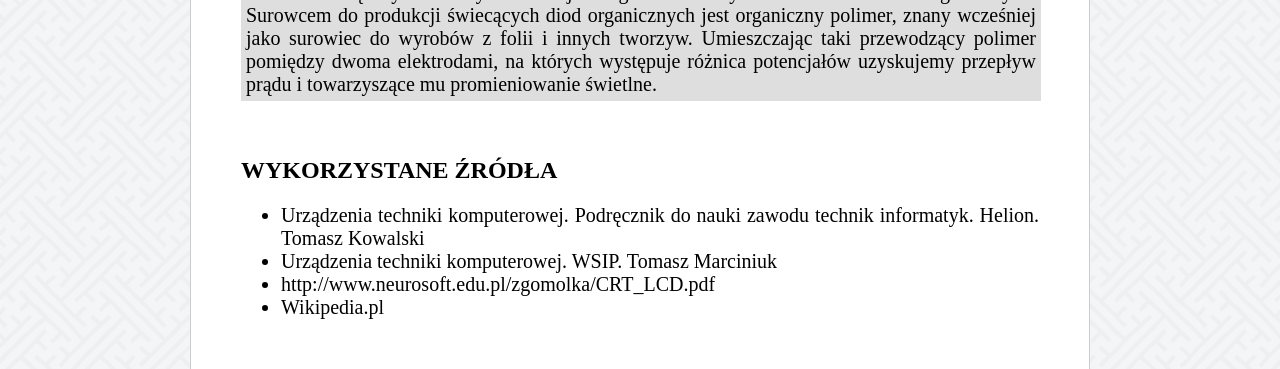
<file: Monitory komputerowe/index.html>
<!DOCTYPE HTML>
<html lang="pl">
    <head>
        <meta charset="utf-8"/>
        <title>Monitory</title>
        <meta name="description" content="Strona znajlepszymi monitorami. Bardzo polecam"/>
        <meta name="keywords" content="Monitory komputerowe - wykład"/>
        <meta http-equiv="X-UA-Compatible" content="IE=edge,chrome=1" />
        <link rel="stylesheet" href="style.css" type="text/css"/>
        <link rel="preconnect" href="https://fonts.googleapis.com">
        <script src="https://ajax.googleapis.com/ajax/libs/jquery/2.2.4/jquery.min.js"></script>
        <script src="jquery.scrollTo.min.js"></script>
        <script>
            
            jQuery(function($)
            {
                //zresetuj scrolla
                $.scrollTo(0);  

                for(let i = 0; i <= 14; i++) 
                {
                    let from = "#link" + i
                    let to = "#link" + (i + 1) + "a"

                    console.log("i = " + i)
                    console.log("from = " + from)
                    console.log("to = " + to)

                    $(from).click(function() { 
                        console.log("click!")
                        $.scrollTo($(to), 500); 
                    });
                }


                $('.scrollup').click(function() { 
                    console.log("click!")
                    $.scrollTo($('body'), 1000); 
                });
            }

            );
                //pokaż podczas przewijania
                $(window).scroll(function() {
                    if($(this).scrollTop()>300) $(".scrollup").fadeIn();
                    else $(".scrollup").fadeOut();
                }
            );



        </script>
    </head>

     <body>
        <div id="logo">Wykład #1: Monitory komputerowe</div>
        <div id="container">

            <a href="#" class="scrollup"></a>

            <div id="spis">
                <ol>
                    <li>
                        Monitory kineskopowe CRT
                        <ul>
                            <li><a id="link0" href="#">Budowa monitora</a></li>
                            <li><a id="link1" href="#">Zasada działania</a></li>
                            <li><a id="link2" href="#">Maska. Rodzaje masek</a></li>
                            <li><a id="link3" href="#">Wady i zalety</a></li>
                            <li><a id="link4" href="#">Dobór parametrów</a></li>
                        </ul>
                    </li>
                    <li>
                        Monitory ciekłokrystaliczne LCD
                        <ul>
                            <li><a id="link5" href="#">Budowa monitora</a></li>
                            <li><a id="link6" href="#">Zasada działania</a></li>
                            <li><a id="link7" href="#">Podział matryc</a></li>
                            <li><a id="link8" href="#">Wady i zalety</a></li>
                            <li><a id="link9" href="#">Dobór parametrów</a></li>
                        </ul>
                    </li>
                    <li>
                        Sposób podłączenia monitorów
                        <ul>
                            <li><a id="link10" href="#">DSUB</a></li>
                            <li><a id="link11" href="#">DVI</a></li>
                            <li><a id="link12" href="#">HDMI, Display Port</a></li>
                        </ul>
                    </li>
                    <li>
                        Dodatkowe informacje
                        <ul>
                            <li><a id="link13" href="#">Przyszłośc monitorów</a></li>
                            <li><a id="link14" href="#">Wykorzystane źródła</a></li>
                        </ul>
                    </li>
                </ol>
            </div>

            <!-- ######################## SLAJD 1.1 ######################## -->
            
            <div class="slajd">
            
                <h1 id="link1a">Budowa monitora CRT</h1>
                
                CRT to akronim od <strong>Cathode-Ray Tube</strong>, czyli lampy kineskopowej wyposażonej w działo elektronowe. W języku polskim pod tym słowem przyjęto potoczną nazwę skrótową, synonim dla wyrażenia monitor CRT – czyli oznaczenie modeli monitorów komputerowych, których wyświetlacz oparty jest na lampie obrazowej zwanej kineskopem. Właściwe określenie to monitor kineskopowy.
                <br /><br />
                
                <div style="float:left; width:480px; padding-left:20px;">
                    <img src="img/budowa-crt.png" alt="crt" />
                </div>
                <div style="float:left; width:280px; text-align:left;">
                    [1] lampa katodowa (kineskopowa) w formie szklanej próżniowej tuby<br /><br />
                    [2] działa elektronowe wraz z układami skupiającymi wiązki<br /><br />
                    [3] wiązki elektronów<br /><br />
                    [4] cewka odchylająca<br /><br />
                    [5] luminofor<br /><br />
                    [6] maska<br /><br />
                    [7] anoda
                </div>
                <div style="clear:both;"></div>

            </div>
            
            <!-- ######################## SLAJD 1.2 ######################## -->
            
            <div class="slajd">
            
                <h1 id="link2a">Zasada działania monitora CRT</h1> 
                
                Zasada tworzenia obrazu w kolorowym monitorze CRT polega na wysyłaniu w kierunku przedniej szyby powleczonej warstwą luminoforu, <strong>trzech wiązek elektronów</strong> (po jednej dla każdego składowego koloru RGB) za pomocą trzech dział elektronowych umieszczonych w tylnej części próżniowej tuby kineskopu. Wiązki te są kierowane za pomocą silnego pola magnetycznego (<strong>cewki odchylające</strong>) tak, aby trafiały w odpowiedni obszar na luminoforze.
                <br /><br />
                <strong>Luminofor jest to świecący pigment (fosfor)</strong>, materiał mający własności świecenia pod wpływem padającego nań promieniowania. Tworząc obraz wiązki przemiatają ekran wzdłuż pojedynczej poziomej linii, zwanej linią wybierania, od lewej do prawej, rozświetlając punkty luminoforu i powodując ich jaśniejsze bądź ciemniejsze świecenie, w zależności od chwilowego napięcia sterującego działem elektronowym.
                <br /><br />
                
                <div style="width:790px; background-color:#314004;padding:5px;font-weight:700;color:#fff;">
                    Częstotliwość pozioma
                </div>
                <div style="width:790px; background-color:#dedede; padding:5px;">
                    częstotliwość z jaką monitor rysuje pojedynczą linię obrazu, mierzona w kilohercach [kHz]
                </div>	
                
                <br />			
                Po narysowaniu linii obrazu i osiągnięciu prawego brzegu ekranu wiązki są chwilowo wygaszane, po czym cewki odchylające kierują je na początek następnej linii ku dołowi ekranu i proces następuje od nowa, aż do zapełnienia całego ekranu linia po linii. Gdy cały ekran się zapełni, wiązki znowu zostają wygaszone, po czym cały cykl rysowania obrazu zaczyna się od nowa od góry ekranu (od pierwszej linii).
                <br /><br />
                
                <div style="width:790px; background-color:#314004;padding:5px;font-weight:700;color:#fff;">
                    Częstotliwość odświeżania (pionowa)
                </div>
                <div style="width:790px; background-color:#dedede;padding:5px;">
                    częstotliwość z jaką monitor rysuje cały ekran (wszystkie linie obrazu) - podawana w hercach [Hz]. Aby uniknąć migotania ekranu i zmęczenia oczu, obraz w pionie powinien być rysowany 85 razy w ciągu sekundy (częstotliwość odświeżania 85 Hz)
                </div>
                
            </div>
            
            <!-- ######################## SLAJD 1.3 ######################## -->
            
            <div class="slajd">
            
                <h1 id="link3a">Rodzaje masek w monitorach CRT</h1>
                
                Przed warstwą luminoforu znajduje się tzw. <strong>maska</strong> (ang. shadow mask), która pełni funkcję filtru dbającego o to, aby elektrony uderzały idealnie w powierzchnię wyznaczonych pól luminoforu (subpikseli) - co pozytywnie wpływa na jakość obrazu.
                <br /><br />
                
                <div style="width:265px; float:left; text-align:center; font-size:14px;">
                    <img src="img/maska1.png" alt="maska1" />
                    <br />perforowana (IBM Delta)
                </div>
                <div style="width:260px; float:left; text-align:center; font-size:14px;">
                    <img src="img/maska2.png" alt="maska2" />
                    <br />szczelinowa<br />(Trinitron, Diamondtron)
                </div>
                <div style="width:265px; float:left; text-align:center; font-size:14px;">
                    <img src="img/maska3.png" alt="maska3" />
                    <br />szczelinowo-perforowana<br />(NEC Cromaclear)
                </div>
                <div style="clear:both;"></div>
                
                <br />
                
                <div style="width:790px; background-color:#314004;padding:5px;font-weight:700;color:#fff;">
                    Maska perforowana
                </div>
                <div style="width:790px; background-color:#dedede; padding:5px;">
                    występowała w pierwszych monitorach CRT, została opracowana przez firmę IBM. Jej największą wadą jest zbyt duża powierzchnia, co wpływa na obniżenie jasności obrazu
                </div>	
                
                <br />
                
                <div style="width:790px; background-color:#314004;padding:5px;font-weight:700;color:#fff;">
                    Maska szczelinowa
                </div>
                <div style="width:790px; background-color:#dedede; padding:5px;">
                    została po raz pierwszy zastosowana w kineskopach NEC Cromaclear. Stanowi kompromis między dwoma poprzednimi rozwiązaniami - kosztem nieznacznej utraty jakości obrazu zrezygnowano z dwóch drutów stabilizujących. Również koszt produkcji tej maski jest dużo niższy
                </div>	
                
                <br />
                
                <div style="width:790px; background-color:#314004;padding:5px;font-weight:700;color:#fff;">
                    Maska szczelinowo-perforowana
                </div>
                <div style="width:790px; background-color:#dedede; padding:5px;">
                    częstotliwość z jaką monitor rysuje pojedynczą linię obrazu, mierzona w kilohercach [kHz]
                </div>	
                
            </div>
                
            <!-- ######################## SLAJD 1.4 ######################## -->
            
            <div class="slajd">
            
                <h1 id="link4a">Wady i zalety monitorów CRT</h1>
                
                Wybór rodzaju monitora zależy najbardziej od jego przeznaczenia. Monitory CRT zostały praktycznie całkowicie wyparte z rynku przez monitory ciekłokrystaliczne, niemniej jednak niektóre ich unikatowe właściwości sprawiają, iż nadal używają ich np. fotografowie.
                <br /><br />
                
                <div style="width:790px; background-color:#314004;padding:5px;font-weight:700;color:#fff;">
                    Zalety monitorów kineskopowych
                </div>
                <div style="width:790px; background-color:#dedede; padding:5px;">
                    szybki czas reakcji, wieloczęstotliwość (możliwość zmiany rozdzielczości), wierne odwzorowanie kolorów, duże kąty widzenia obrazu.
                </div>
                
                <br />
                
                <div style="width:790px; background-color:#912525;padding:5px;font-weight:700;color:#fff;">
                    Wady monitorów kineskopowych
                </div>
                <div style="width:790px; background-color:#dedede; padding:5px;">
                    średnia jasność i kontrast obrazu, duże gabaryty i waga monitora (stąd trudniejsza regulacja), duży pobór mocy, zawsze istniejąca wypukłość ekranu, częstotliwość odświeżania ma istotny wpływ na jakość obrazu oraz zmęczenie oczu, wyższa emisja promieniowania elektromagnetycznego.
                </div>

            </div>
            
            <!-- ######################## SLAJD 1.5 ######################## -->
            
            <div class="slajd">
            
                <h1 id="link5a">Dobór parametrów monitora CRT</h1>
                
                W monitorach CRT rzeczywista powierzchnia robocza ekranu jest nieco mniejsza niż deklaruje producent, a to z powodu <strong>wypukłości ekranu</strong>, które zawsze występują w monitorze kineskopowym. Nawet w najnowszych modelach mających prawie płaskie ekrany (FST - Flat Square Tube) występują niewielkie wypukłości poziome.
                <br /><br />
                
                <div style="width:790px; background-color:#314004;padding:5px;font-weight:700;color:#fff;">
                    Użyteczny rozmiar ekranu
                </div>
                <div style="width:790px; background-color:#dedede; padding:5px;">
                    wymiar przekątnej ekranu monitora (wyrażony w calach)
                </div>
                
                <br />			
                Obecnie w monitorach CRT standardowymi rozdzielczościami są np. 1024×768 (XVGA), 1280×1024 (SXGA) oraz 1600×1200 (UXGA). Ze względu na możliwość wyświetlania wielu rozdzielczości (wieloczęstotliwość) ważne jest tylko, aby monitor zapewnił odpowiednią częstotliwość odświeżania pionowego dla wysokiej rozdzielczości.
                <br /><br />
                
                <div style="width:790px; background-color:#314004;padding:5px;font-weight:700;color:#fff;">
                    Rozdzielczość
                </div>
                <div style="width:790px; background-color:#dedede; padding:5px;">
                    parametr określający liczbę pikseli obrazu wyświetlanego na ekranie w bieżącym trybie pracy monitora komputerowego; rozdzielczość wyrażana jest w postaci liczby pikseli obrazu w poziomie i w pionie
                </div>
                
                <br />
                W monitorze CRT fizyczny piksel ułożony na powierzchni ekranu nie przekłada się bezpośrednio na piksel "komputerowy" rozumiany jako najmniejszy element obrazu przetwarzanego przez kartę graficzną. Najczęściej w przypadku pracy z monitorem CRT na pojedynczy piksel obrazu komputerowego generowanego przez kartę graficzną przekłada się na kilkanaście pikseli fizycznych maski. 
                <br /><br />
                Dlatego aby semantycznie odróżnić pojęcie piksela obrazu przesyłanego z karty graficznej oraz piksela rzeczywistego kineskopu wprowadzono pojęcie plamki. Im mniejsza plamka, tym elementy są gęściej rozmieszczone, co przekłada się na lepszą ostrość obrazu. Najczęstsze wielkości plamki: 0.2mm; 0.24mm; 0.25mm; 0.28mm.		
                <br /><br />
                
                <div style="width:790px; background-color:#314004;padding:5px;font-weight:700;color:#fff;">
                    Rozmiar plamki w monitorze CRT
                </div>
                <div style="width:790px; background-color:#dedede; padding:5px;">
                    odległość w [mm] pomiędzy dwoma pikselami (triadami) w danym kineskopie.
                </div>		
                
                <br />
                W monitorach kineskopowych (CRT) wyróżnia się poziomą i pionową częstotliwość odświeżania. Częstotliwość odświeżania pionowego informuje, ile razy na sekundę rysowany jest cały ekran. Częstotliwość odświeżania poziomego określa, ile razy w ciągu sekundy wiązka elektronów jest w stanie narysować linię poziomą. Częstotliwość pozioma ma bardzo dużą wartość (wyrażoną w kilohercach), więc z czysto praktycznego punktu widzenia ma małe znaczenie.
                
                <br /><br />Mówiąc więc o częstotliwości odświeżania mamy zawsze na myśli częstotliwość pionową. Częstotliwość poniżej 80Hz szybko zmęczy oczy (widoczne migotanie obrazu), optymalnie powinna wynosić 85-100Hz przy danej rozdzielczości.	
                <br /><br />
                
                <div style="width:790px; background-color:#314004;padding:5px;font-weight:700;color:#fff;">
                    Częstotliwość odświeżania w monitorze CRT
                </div>
                <div style="width:790px; background-color:#dedede; padding:5px;">
                    określa, ile razy w ciągu sekundy cały obraz (wszystkie linie) jest wyświetlany na ekranie monitora; wyrażona w hercach [Hz].
                </div>					

            </div>
            
            <!-- ######################## SLAJD 2.1 ######################## -->
            
            <div class="slajd">
            
                <h1 id="link6a">Budowa monitora LCD</h1>
                
                LCD to akronim od Liquid Crystal Display - wyświetlacz ciekłokrystaliczny to urządzenie, którego zasada działania oparta jest na zmianie polaryzacji światła na skutek zmian orientacji cząsteczek ciekłego kryształu pod wpływem przyłożonego pola elektrycznego.
                <br /><br />
                
                <div style="float:left; width:500px; text-align: center;">
                    <img src="img/budowa-lcd.png" alt="lcd" />
                </div>
                <div style="float:left; width:280px; text-align:left; padding-top:30px;">
                    [1] filtr polaryzacyjny<br /><br />
                    [2] szklane podłoże<br /><br />
                    [3] przezroczyste elektrody<br /><br />
                    [4] warstwa wyrównująca<br /><br />
                    [5] ciekłe kryształy<br /><br />
                    [6] filtry koloru
                </div>
                <div style="clear:both;"></div>

            </div>
            
            <!-- ######################## SLAJD 2.2 ######################## -->
            
            <div class="slajd">
            
                <h1 id="link7a">Zasada działania monitora LCD</h1>
                
                Zasada tworzenia obrazu w kolorowym monitorze LCD jest nieco inna niż w monitorach CRT. Zrezygnowano z działa elektronowego, dzięki czemu monitor ma dużo mniejsze gabaryty i wagę. Źródłem światła są najczęściej <strong>cienkie lampy jarzeniowe</strong> (albo <strong>diody LED</strong> w dużo droższych monitorach ledowych). Światło jest przepuszczane przez <strong>filtr polaryzacyjny</strong>, który przepuszcza fale świetlne o określonej fazie. Następnie strumień światła tafia na filtr z poziomymi szczelinami, po czym przechodzi przez warstwę polikrzemową zwaną ciekłymi kryształami i trafia na drugi filtr z pionowymi szczelinami. 
                <br /><br />
                Jeżeli strumień światła nie zostanie załamany o 90&deg; przez warstwę ciekłych kryształów, to światło zostanie całkowicie zatrzymane na drugim filtrze. Jeżeli jednak strumień światła zostanie załamany o 90&deg; przez molekuły ciekłych kryształów, to światło zostanie podane na ekran.  <strong>Molekułami ciekłych kryształów sterujemy za pomocą tranzystorów</strong> - podanie napięcia powoduje odpowiednie zorientowanie cząstek i załamanie strumienia światła o 90&deg; (wzbudzenie). Każdy piksel w monitorze LCD składa się z trzech (tzw. <strong>triada</strong>) subpikseli odpowiadających kolorom RGB. Każdy subpiksel jest sterowany niezależnie oddzielnym tranzystorem.
                <br /><br />
                
                <div style="width:790px; background-color:#314004;padding:5px;font-weight:700;color:#fff;">
                    Dead pixel (martwy piksel)
                </div>
                <div style="width:790px; background-color:#dedede; padding:5px;">
                    to subpiksel, który nie zmienia swojej barwy lub się nie wzbudza - np. w wyniku awarii tranzystora sterującego - brak załamania strumienia światła
                </div>	

            </div>
            
            <!-- ######################## SLAJD 2.3 ######################## -->
            
            <div class="slajd">
            
                <h1 id="link8a">Podział matryc w monitorach LCD</h1>
                
                <strong>Matryce pasywne</strong> stosowano w początkach technologii LCD - pojedyncze tranzystory sterowały całymi wierszami i kolumnami pikseli. Monitory oparte na matrycach pasywnych smużyły (miały wolny czas reakcji, pojawiały się smugi i cienie).
                <br /><br />
                W <strong>matrycach aktywnych</strong> każdy subpiksel sterowany jest oddzielnym tranzystorem cienkowarstwowymi (ozn. TFT - Thin Film Transistor)
                <br /><br />
                
                <div style="width:100%; text-align: center; text-transform:uppercase;">
                    <strong>Matryce Twisted Nematic</strong>
                </div>
                <br />
                
                <div style="float:left; width:470px; text-align: center;">
                    <img src="img/mat1.png" alt="tn" />
                </div>
                <div style="float:left; width:330px; text-align:left;">
                    Przyłożenie napięcia powoduje obrót cząstek ciekłego kryształu do pozycji prostopadłej do płaszczyzn elektrod na przeciwległych ściankach ekranu, co skutkuje zablokowaniem światła.
                    <br /><br />
                    Mają krótki czas reakcji (poniżej 8ms), ale małe kąty widzenia oraz słabe odwzorowanie kolorów.
                </div>
                <div style="clear:both;"></div>
                
                <br />
                
                <div style="width:100%; text-align: center; text-transform:uppercase;">
                    <strong>Multidomain / Patterned Vertical Alignment</strong>
                </div>
                <br />
                
                <div style="float:left; width:385px; text-align: center;">
                    <img src="img/mat2.png" alt="mvapva" />
                </div>
                <div style="float:left; width:415px; text-align:left;">
                    MVA: Zastosowano skośne (skrętne) ustawienie cząstek ciekłego kryształu, dzięki zastosowaniu roztworów poliamidowych. Skręcenie pozwala uzyskać identyczny obraz z szerokich kątów obserwacji ponad 170&deg;).<br /><br />
                    PVA: technologia opracowana przez firmę Samsung jako alternatywa dla MVA (inny proces technologiczny ich wytwarzania oraz wartości parametrów).
                </div>
                <div style="clear:both;"></div>

                <br />
                
                <div style="width:100%; text-align: center; text-transform:uppercase;">
                    <strong>(Super) In-Plane Switching</strong>
                </div>
                <br />
                
                <div style="float:left; width:385px; text-align: center;">
                    <img src="img/mat3.png" alt="ips" />
                </div>
                <div style="float:left; width:415px; text-align:left;">
                    W tej matrycy elektrody są umieszczone tylko na tylnej ściance, a cząstki ciekłego kryształu nie są skręcone. Po przyłożeniu napięcia "prowadzenie" światła odbywa się wzdłuż krótszych brzegów molekuł i obraz widoczny jest nawet pod szerokim kątem. W technologii Super I-PS wprowadzono elektrody łamane ułożone w zygzaki, co jeszcze bardziej ogranicza przebarwienia dla dużych kątów obserwacji.
                </div>
                <div style="clear:both;"></div>
                
            </div>
            
            <!-- ######################## SLAJD 2.4 ######################## -->
            
            <div class="slajd">
            
                <h1 id="link9a">Wady i zalety monitorów LCD</h1>
                
                Wybór rodzaju monitora zależy najbardziej od jego przeznaczenia. Monitory LCD praktycznie całkowicie wyparły z rynku monitory kineskopowe, niemniej jednak wcale nie oznacza to, iż są pozbawione wszelkich wad.
                <br /><br />
                
                <div style="width:790px; background-color:#314004;padding:5px;font-weight:700;color:#fff;">
                    Zalety monitorów ciekłokrystalicznych
                </div>
                <div style="width:790px; background-color:#dedede; padding:5px;">
                    bardzo dobra jasność/kontrast obrazu, bardzo dobra geometria obrazu, mały pobór mocy, małe gabaryty i waga (stąd łatwa regulacja), idealnie płaski monitor, dużo mniejsza emisja promieniowania elektromagnetycznego niż w CRT, małe znaczenie częstotliwości odświeżania dla jakości obrazu.
                </div>
                
                <br />
                
                <div style="width:790px; background-color:#912525;padding:5px;font-weight:700;color:#fff;">
                    Wady monitorów ciekłokrystalicznych
                </div>
                <div style="width:790px; background-color:#dedede; padding:5px;">
                    optymalny obraz tylko dla natywnej rozdzielczości, średni czas reakcji, gorsze odwzorowanie kolorów niż w CRT, jakość obrazu zależna od kąta widzenia.
                </div>

            </div>
            
            <!-- ######################## SLAJD 2.5 ######################## -->
            
            <div class="slajd">
            
                <h1 id="link10a">Dobór parametrów monitora LCD</h1>
                
                W monitorach LCD przekątna ekranu wynosi dokładnie tyle, ile deklaruje producent, ponieważ panele ciekłokrystaliczne mają idealnie płaskie ekrany.
                <br /><br />
                
                <div style="width:790px; background-color:#314004;padding:5px;font-weight:700;color:#fff;">
                    Użyteczny rozmiar ekranu
                </div>
                <div style="width:790px; background-color:#dedede; padding:5px;">
                    wymiar przekątnej ekranu monitora (wyrażony w calach)
                </div>
                
                <br />			
                Monitory LCD posiadają rozdzielczość natywną - wyświetlają optymalny obraz tylko w jednej rozdzielczości, pozostałe tryby są uzyskiwane poprzez matematyczne skalowanie obrazu, co znacznie pogarsza jego jakość.	
                <br /><br />
                
                <div style="width:790px; background-color:#314004;padding:5px;font-weight:700;color:#fff;">
                    Rozdzielczość
                </div>
                <div style="width:790px; background-color:#dedede; padding:5px;">
                    parametr określający liczbę pikseli obrazu wyświetlanego na ekranie w bieżącym trybie pracy monitora komputerowego; rozdzielczość wyrażana jest w postaci liczby pikseli obrazu w poziomie i w pionie
                </div>
                
                <br />
                Wielkość piksela zależy bezpośrednio od wielkości ekranu LCD i jego rozdzielczości naturalnej. Aby obliczyć wielkość piksela wystarczy zmierzyć (lub zajrzeć do specyfikacji) szerokość powierzchni roboczej ekranu i podzielić przez rozdzielczość poziomą - np. monitor 19 calowy ma zwyczajowo szerokość 376 mm a jego typowa pozioma rozdzielczość naturalna to 1280px. A więc: 376/1280 = 0.294 mm. Różnice wielkości piksela w przypadku stacjonarnych panelów LCD dochodzą do 16.5%, ale gdy pod uwagę weźmiemy jeszcze matryce w notebookach to różnice dochodzą nawet do 36%, a to już bardzo dużo. 
                <br /><br />
                Rozważmy 17 calowy panel LCD o rozdzielczości 1280x1024 oraz monitor o krok większy (czyli 19 calowy) mający taką samą rozdzielczość natywną. Monitor o większej przekątnej będzie siłą rzeczy posiadał dużo większy piksel.	
                <br /><br />
                
                <div style="width:790px; background-color:#314004;padding:5px;font-weight:700;color:#fff;">
                    Wielkość piksela w monitorze LCD
                </div>
                <div style="width:790px; background-color:#dedede; padding:5px;">
                    odległość w [mm] pomiędzy dwoma pikselami w danej matrycy LCD.
                </div>		
                
                <br />
                Jasność panelu ma znaczący wpływ na różnorodność wyświetlanych kolorów oraz zdolność do prezentowania szczegółów obrazu. Przykładowa wartość: 250 cd/m&sup2; (dla porównania typowa jasność monitora CRT to ok. 100÷120 cd/m&sup2;). Oczywiście jest to maksymalna jasność; np. podczas pracy biurowej zbyt duża jasność może szybko zmęczyć wzrok.
                <br /><br />
                Niektóre monitory posiadają przełączane tryby, które zmieniają jasność (oraz inne parametry, np. balans kolorów) tak, aby wyświetlana zawartość wyglądała jak najlepiej - dla filmów lub gier stworzono profil o wysokiej jasności, natomiast podczas pracy biurowej korzystamy z profilu o obniżonej jasności.
                <br /><br />
                
                <div style="width:790px; background-color:#314004;padding:5px;font-weight:700;color:#fff;">
                    Jasność obrazu monitora LCD
                </div>
                <div style="width:790px; background-color:#dedede; padding:5px;">
                    maksymalna jasność możliwa do uzyskania w matrycy LCD, mierzona w cd/m&sup2; (liczba kandeli na metr kwadrat).
                </div>		

                <br />
                Porozmawiajmy o kontraście obrazu. Przykładowa wartość: 1000:1. Teoretycznie, im większy współczynnik kontrastu, tym lepsze stają się możliwości prezentowania poszczególnych barw posiada panel. Warto przypomnieć, iż panele LCD mają duże problemy w prezentowaniu czarni, która czasami może być bardziej ciemnozielona niż czarna. Producenci monitorów LCD często podają w specyfikacji urządzenia tzw. kontrast dynamiczny, który może sięgać nawet 1000000:1 w odróżnieniu od dużo mniejszego kontrastu statycznego. Jest to jednak zabieg czysto marketingowy.
                <br /><br />
                
                <div style="width:790px; background-color:#314004;padding:5px;font-weight:700;color:#fff;">
                    Kontrast obrazu monitora LCD
                </div>
                <div style="width:790px; background-color:#dedede; padding:5px;">
                    określa różnicę pomiędzy jasnością najjaśniejszego odcienia bieli do najciemniejszego odcienia czerni, które są możliwe do uzyskania na wyświetlaczu.
                </div>		
                
                <br />
                Trick z kontrastem dynamicznym polega na na regulacji jasności świecenia lamp jarzeniowych podających światło w zależności od jasności obrazu. Różnica jasności lampy podającej światło powoduje sztuczne zwiększenie różnicy jasności białego i czarnego koloru. Do wyświetlania statycznych obrazów (np. prezentacje slajdów) kontrast dynamiczny słabo się nadaje, ponieważ przy zmianie slajdu zajdzie zauważalna zmiana jasności tła, jednak przy wyświetlaniu filmów zmiany jasności lampy nie będą tak widoczne, a film wydawać się będzie bardziej kontrastowy, choć i tak będzie wyglądał gorzej niż na urządzeniu mającym wyższy kontrast statyczny. Monitor lub telewizor z włączoną funkcją kontrastu dynamicznego nie nadaje się do pracy na komputerze, szczególnie jeśli chodzi o obróbkę dokumentów czy grafiki.			

            </div>		
            
            <!-- ######################## SLAJD 3.1 ######################## -->
            
            <div class="slajd">
            
                <h1 id="link11a">Złącze analogowe DSUB (VGA)</h1>
                
                Złącze popularne w czasach monitorów CRT - niepożądane w monitorze LCD, ponieważ zachodzi wówczas dwukrotna konwersja sygnału: zamiana sygnału cyfrowego na analogowy w karcie graficznej oraz sygnału analogowego na cyfrowy w monitorze. Podwójna konwersja powoduje straty w jakości obrazu i zwiększa podatność na zakłócenia. Nazwa DSUB pochodzi od rodzaju złącz przypominających kształtem położoną literę D. Inna nazwa to VGA (od trybu graficznego).
                <br /><br />
                
                <div style="float:left; width:470px; text-align: center; padding-top:20px;">
                    <img src="img/zlacze1.png" alt="dsub" />
                </div>
                <div style="float:left; width:330px; text-align:left;">
                    <img src="img/zlacze1a.png" alt="dsub2" />
                </div>
                <div style="clear:both;"></div>

            </div>
            
            <!-- ######################## SLAJD 3.2 ######################## -->
            
            <div class="slajd">
            
                <h1 id="link12a">Złącze cyfrowe DVI (Digital Video Interface)</h1>
                
                Cyfrowy standard przesyłania sygnału wideo, w odmianach DVI-I oraz DVI-A umożliwia także przesyłanie sygnału analogowego. Kabel łączący monitor z komputerem nie może być dłuższy niż 5m.
                <br /><br />
                
                <div style="width:790px; background-color:#314004;padding:5px;font-weight:700;color:#fff;">
                    DVI-D
                </div>
                <div style="width:790px; background-color:#dedede; padding:5px;">
                    obraz prawdziwie cyfrowy, przesyłany między cyfrowym wyjściem karty graficznej a cyfrowym wejściem monitora.
                </div>		
                
                <br />
                
                <div style="width:790px; background-color:#314004;padding:5px;font-weight:700;color:#fff;">
                    DVI-A
                </div>
                <div style="width:790px; background-color:#dedede; padding:5px;">
                    używany do podłączenia nowoczesnej karty graficznej z wyjściem DVI do monitora z wejściem analogowym.
                </div>		
                
                <br />			
                
                <div style="width:790px; background-color:#314004;padding:5px;font-weight:700;color:#fff;">
                    DVI-I
                </div>
                <div style="width:790px; background-color:#dedede; padding:5px;">
                    zapewnia możliwość przesyłu sygnału analogowego źródła do analogowego monitora jak również cyfrowego sygnału źródła do cyfrowego monitora.
                </div>		
                
                <br /><br />				
                
                <div style="float:left; width:440px; text-align: center;">
                    <img src="img/zlacze2.png" alt="dvi" />
                </div>
                <div style="float:left; width:360px; text-align:left; padding-top:10px;">
                    <img src="img/zlacze2a.png" alt="dvi2" />
                </div>
                <div style="clear:both;"></div>
                
                <br />
                Różnica pomiędzy wejściami typu Single Link a Dual Link polega na zwiększonej dwukrotnie mocy, szybkości i jakości transmisji dla wejść Dual Link.

            </div>

            <!-- ######################## SLAJD 3.3 ######################## -->
            
            <div class="slajd">
            
                <h1 id="link13a">Nowoczesne złącza cyfrowe HDMI oraz Display Port</h1>
                
                <strong>Złącze HDMI</strong> (High Definition Multimedia Interface) to cyfrowy standard przesyłania sygnału audio/wideo umożliwiający transmisję w wysokiej rozdzielczości (HD) oraz dźwięku wielokanałowego. Stosujemy go w odtwarzaczach DVD, Blu-Ray, telewizorach typu LCD i plazmowych oraz konsolach do gier. Maksymalna długość kabla: 15m.
                <br /><br />			
                
                <div style="float:left; width:380px; text-align:right;">
                    <img src="img/zlacze3.png" alt="hdmi" />
                </div>
                <div style="float:left; width:370px; text-align:left; padding-left:50px;">
                    <img src="img/zlacze3a.png" alt="hdmi2" />
                </div>
                <div style="clear:both;"></div>
                
                <br />
                
                <strong>Złącze Display Port</strong> - głównym zamierzeniem nowego standardu jest połączenie komputer-monitor lub komputer-system kina domowego (w tym np. projektory, telewizory itp.). DisplayPort już w swojej pierwszej wersji 1.0 osiągnął to, co HDMI udało się osiągnąć dopiero w wersji 1.3b czyli: maksymalna rozdzielczość 2560x1600, 24 bitowa głębia kolorów, maksymalna przepustowość sygnału w granicach około 10 Gb/s. Pełną specyfikację jesteśmy w stanie osiągnąć na kablu o długości 15 metrów, przy dłuższych kablach rozdzielczość zostaje zmniejszona do 1920x1080.
                <br /><br />			
                
                <div style="float:left; width:400px; text-align:right;">
                    <img src="img/zlacze4.png" alt="displayport" />
                </div>
                <div style="float:left; width:350px; text-align:left; padding-left:10px;">
                    <img src="img/zlacze4a.png" alt="displayport2" />
                </div>
                <div style="clear:both;"></div>

            </div>

            <!-- ######################## SLAJD 4.1 ######################## -->
            
            <div class="slajd">
            
                <h1 id="link14a">Przyszłość monitorów i wyświetlaczy?</h1>
                
                Producenci wciąż prześcigają się w tworzeniu nowych technologii, które zapewnią jeszcze lepsze parametry wyświetlanego obrazu, a jednocześnie mniejsze koszty produkcji. Jaka technologia opanuje rynek w najbliższej przyszłości? Jakie znamy nowatorskie metody budowy wyświetlaczy?
                <br /><br />
                
                <div style="width:790px; background-color:#314004;padding:5px;font-weight:700;color:#fff;">
                    PDP (Plasma Display Panel)
                </div>
                <div style="width:790px; background-color:#dedede; padding:5px;">
                    w kineskopach plazmowych wykorzystuje się właściwości gazów szlachetnych, które pobudzone wysokim napięciem przechodzą w stan tzw. plazmy. Reakcja ta odbywa się jednocześnie w kilku milionach pikseli na całym ekranie. Każdy piksel składa się z trzech tzw. subpikseli dla kolorów podstawowych: RGB (czerwony, zielony i niebieski). Subpiksel to rurka szklana z ksenonem, na jej końcach znajdują się elektrody do których przykładane jest wysokie napięcie. Różnica potencjałów rzędu kilkuset woltów zamienia gaz w plazmę, co powoduje emisję promieniowania UV. Promieniowanie ultrafioletowe nie jest widoczne dla człowieka, dlatego umieszczono warstwę fosforu, który pobudzony tym promieniowaniem emituje światło widzialne.
                </div>		
                
                <br />				
                
                <div style="width:790px; background-color:#314004;padding:5px;font-weight:700;color:#fff;">
                    OLED (Organic Light-Emitting Diode)
                </div>
                <div style="width:790px; background-color:#dedede; padding:5px;">
                    to tzw. organiczne diody świecące. Odkrycia związku organicznego emitującego światło widzialne na skutek przepływu prądu dokonano w laboratorium Uniwersytetu w Cambridge, lecz prawdziwy przełom w tej technologii nastąpił w 2007 roku. Firma Sony przedstawiła mały, elastyczny wyświetlacz o przekątnej 2.5 cala oraz 11-calowy telewizor o rozdzielczości 960×540 pikseli oraz kontraście 1000000:1. Ma on grubość jedynie 3 mm! Odbiornik waży około 2 kg i posiada złącze HDMI. Wadą wyświetlaczy OLED jest ograniczona żywotność materiałów organicznych. Surowcem do produkcji świecących diod organicznych jest organiczny polimer, znany wcześniej jako surowiec do wyrobów z folii i innych tworzyw. Umieszczając taki przewodzący polimer pomiędzy dwoma elektrodami, na których występuje różnica potencjałów uzyskujemy przepływ prądu i towarzyszące mu promieniowanie świetlne.
                </div>		

            </div>
            
            <!-- ######################## SLAJD 4.2 ######################## -->
            
            <div class="slajd">
            
                <h1 id="link15a">Wykorzystane źródła</h1>
                
                <ul>
                    <li>Urządzenia techniki komputerowej. Podręcznik do nauki zawodu technik informatyk. Helion. Tomasz Kowalski</li>
                    <li>Urządzenia techniki komputerowej. WSIP. Tomasz Marciniuk</li>
                    <li>http://www.neurosoft.edu.pl/zgomolka/CRT_LCD.pdf</li>
                    <li>Wikipedia.pl</li>
                </ul>
            </div>

        </div>

        <div id="stopka"></div>
    </body>
</file>
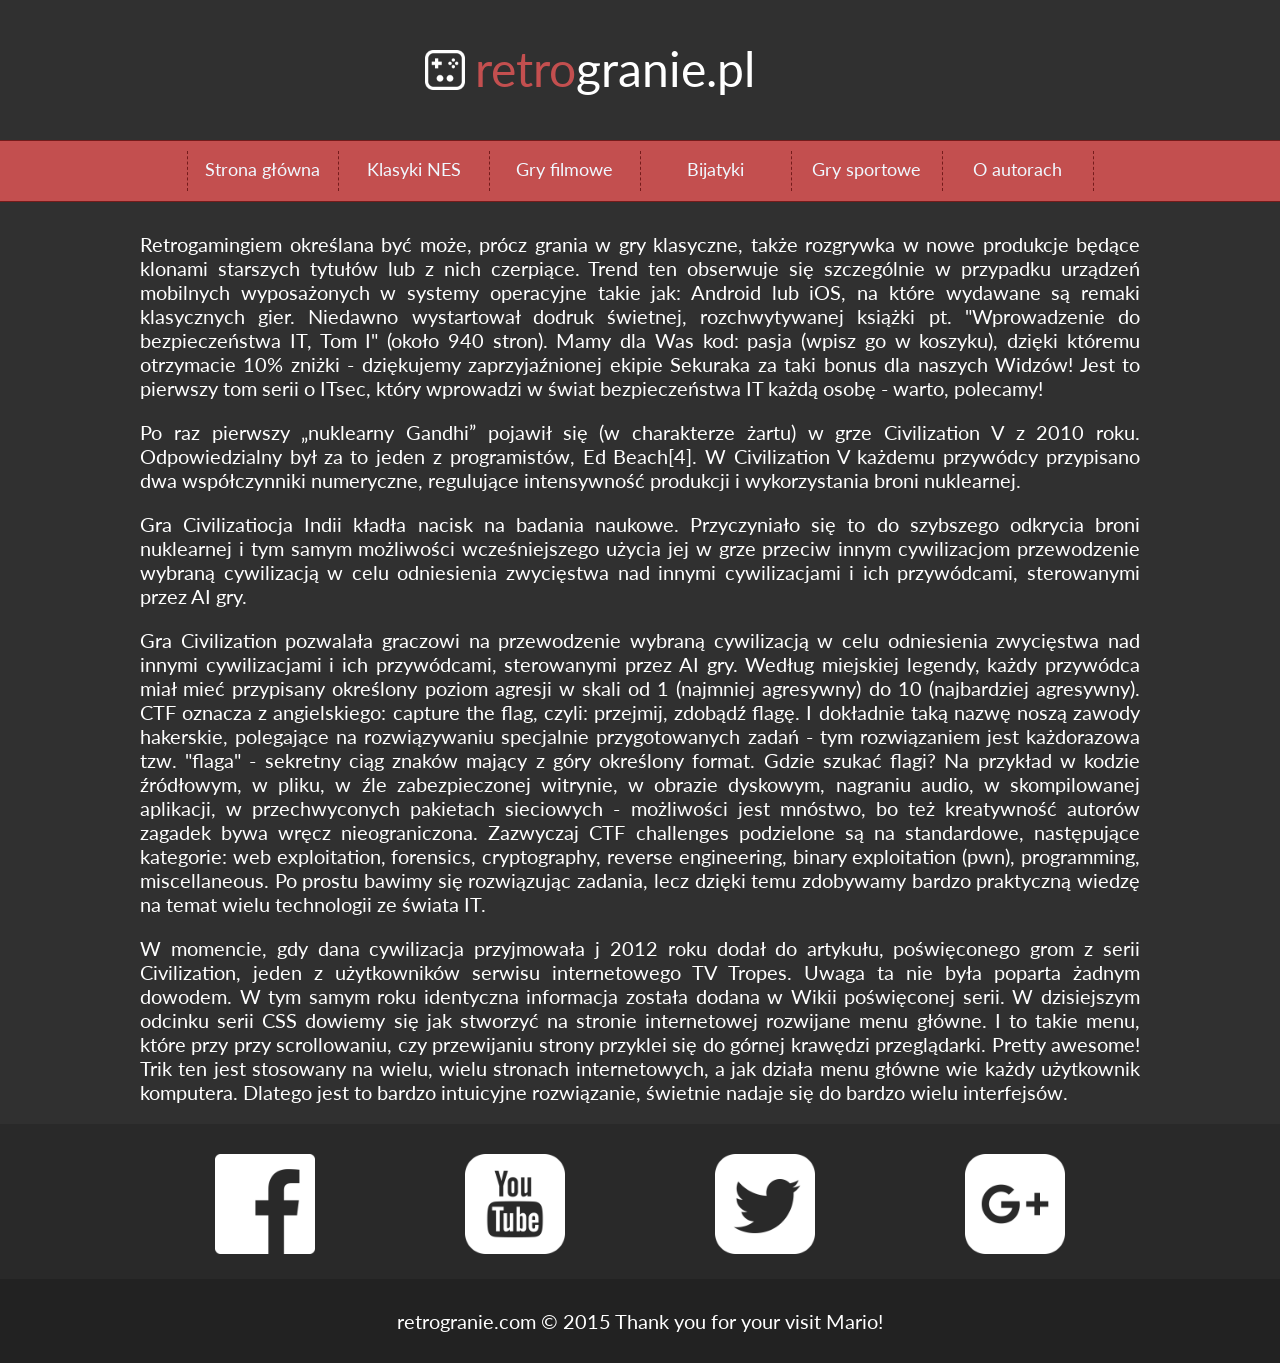
<file: Retrogranie/index.html>
<!DOCTYPE HTML>
<html lang="pl">
    <head>
        <meta charset="utf-8"/>
        <title>Retrogranie</title>
        <meta name="description" content="Strona znajlepszymi filami. Bardzo polecam"/>
        <meta name="keywords" content="kino, film, top filmy"/>
        <meta http-equiv="X-UA-Compatible" content="IE=edge,chrome=1"/>
        <link rel="stylesheet" href="style.css" type="text/css"/>
        <link href="https://fonts.googleapis.com/css2?family=Kalnia+Glaze&family=Lato:ital,wght@0,100;0,300;0,400;0,700;0,900;1,100;1,300;1,400;1,700;1,900&display=swap" rel="stylesheet">
    </head>
    <body>
        <div id="wrapper">
            <div id="header">
                <div id="logo">
                    <img src="img/pad.png" style="float: left;"/>
                    <span style="color: #c34f4f">retro</span>granie.pl
                    <div style="clear: both;"></div>
                </div>
            </div>
            <div class="nav">
                <ol>
                    <li><a href="#">Strona główna</a></li>
                    <li><a href="#">Klasyki NES</a>
                        <ul>
                            <li><a href="#">Contra</a></li> 
                            <li><a href="#">Mario Bros</a></li>
                            <li><a href="#">Duck Tales</a></li>
                            <li><a href="#">Legend of Zelda</a></li>
                        </ul>
                    </li>
                    <li><a href="#">Gry filmowe</a>
                        <ul>
                            <li><a href="#">Home Alone</a></li> 
                            <li><a href="#">Dick Tracy</a></li>
                            <li><a href="#">The Simpsons</a></li>
                            <li><a href="#">Top Gun</a></li>
                        </ul>
                    </li>
                    <li><a href="#">Bijatyki</a>
                        <ul>
                            <li><a href="#">Mortal Kombat</a></li>
                            <li><a href="#">Nekketsu K.D.</a></li>
                            <li><a href="#">Double Dragon"</a></li>
                            <li><a href="#">Turtles T.</a></li>
                        </ul>
                    <li><a href="#">Gry sportowe</a>
                        <ul>
                            <li><a href="#">Goal 3</a></li>
                            <li><a href="#">Excitebike</a></li>
                            <li><a href="#">Ike Ike Hockey"</a></li>
                            <li><a href="#">Tennis</a></li>
                        </ul>
                    </li>    
                    <li><a href="#">O autorach</a></li>
                </ol>
            </div>
            <div id="content">
                <p>Retrogamingiem określana być może, prócz grania w gry klasyczne, także rozgrywka w nowe produkcje będące klonami starszych tytułów lub z nich czerpiące. Trend ten obserwuje się szczególnie w przypadku urządzeń mobilnych wyposażonych w systemy operacyjne takie jak: Android lub iOS, na które wydawane są remaki klasycznych gier. Niedawno wystartował dodruk świetnej, rozchwytywanej książki pt. "Wprowadzenie do bezpieczeństwa IT, Tom I" (około 940 stron). Mamy dla Was kod: pasja (wpisz go w koszyku), dzięki któremu otrzymacie 10% zniżki - dziękujemy zaprzyjaźnionej ekipie Sekuraka za taki bonus dla naszych Widzów! Jest to pierwszy tom serii o ITsec, który wprowadzi w świat bezpieczeństwa IT każdą osobę - warto, polecamy!</p>
                <p>Po raz pierwszy „nuklearny Gandhi” pojawił się (w charakterze żartu) w grze Civilization V z 2010 roku. Odpowiedzialny był za to jeden z programistów, Ed Beach[4]. W Civilization V każdemu przywódcy przypisano dwa współczynniki numeryczne, regulujące intensywność produkcji i wykorzystania broni nuklearnej. </p>
                <p>Gra Civilizatiocja Indii kładła nacisk na badania naukowe. Przyczyniało się to do szybszego odkrycia broni nuklearnej i tym samym możliwości wcześniejszego użycia jej w grze przeciw innym cywilizacjom przewodzenie wybraną cywilizacją w celu odniesienia zwycięstwa nad innymi cywilizacjami i ich przywódcami, sterowanymi przez AI gry. </p>
                <p>Gra Civilization pozwalała graczowi na przewodzenie wybraną cywilizacją w celu odniesienia zwycięstwa nad innymi cywilizacjami i ich przywódcami, sterowanymi przez AI gry. Według miejskiej legendy, każdy przywódca miał mieć przypisany określony poziom agresji w skali od 1 (najmniej agresywny) do 10 (najbardziej agresywny). CTF oznacza z angielskiego: capture the flag, czyli: przejmij, zdobądź flagę. I dokładnie taką nazwę noszą zawody hakerskie, polegające na rozwiązywaniu specjalnie przygotowanych zadań - tym rozwiązaniem jest każdorazowa tzw. "flaga" - sekretny ciąg znaków mający z góry określony format. Gdzie szukać flagi? Na przykład w kodzie źródłowym, w pliku, w źle zabezpieczonej witrynie, w obrazie dyskowym, nagraniu audio, w skompilowanej aplikacji, w przechwyconych pakietach sieciowych - możliwości jest mnóstwo, bo też kreatywność autorów zagadek bywa wręcz nieograniczona. Zazwyczaj CTF challenges podzielone są na standardowe, następujące kategorie: web exploitation, forensics, cryptography, reverse engineering, binary exploitation (pwn), programming, miscellaneous. Po prostu bawimy się rozwiązując zadania, lecz dzięki temu zdobywamy bardzo praktyczną wiedzę na temat wielu technologii ze świata IT.</p>
                <p> W momencie, gdy dana cywilizacja przyjmowała j 2012 roku dodał do artykułu, poświęconego grom z serii Civilization, jeden z użytkowników serwisu internetowego TV Tropes. Uwaga ta nie była poparta żadnym dowodem. W tym samym roku identyczna informacja została dodana w Wikii poświęconej serii. W dzisiejszym odcinku serii CSS dowiemy się jak stworzyć na stronie internetowej rozwijane menu główne. I to takie menu, które przy przy scrollowaniu, czy przewijaniu strony przyklei się do górnej krawędzi przeglądarki. Pretty awesome! Trik ten jest stosowany na wielu, wielu stronach internetowych, a jak działa menu główne wie każdy użytkownik komputera. Dlatego jest to bardzo intuicyjne rozwiązanie, świetnie nadaje się do bardzo wielu interfejsów. </p>
            </div>
            <div id="socials">
                <div id="socialdivs">
                    <div id="fb"><img src="img/fb.png"></div>
                    <div id="yt"><img src="img/yt.png"></div>
                    <div id="tw"><img src="img/tw.png"></div>
                    <div id="gplus"><img src="img/gplus.png"></div>
                    <div style="clear: both;"></div>
                </div>
            </div>
            <div id="footer">retrogranie.com &copy; 2015 Thank you for your visit Mario!</div>
        </div>

        <script src="jquery-1.11.3.min.js"></script>
            
        <script>

            $(document).ready(function() {
                console.log("ready!")
            var NavY = $('.nav').offset().top;
            
            var stickyNav = function(){
            var ScrollY = $(window).scrollTop();
                
            if (ScrollY > NavY) { 
                $('.nav').addClass('sticky');
            } else {
                $('.nav').removeClass('sticky'); 
            }
            };
            
            stickyNav();
            
            $(window).scroll(function() {
                stickyNav();
            });
            });
            
        </script>

    </body>
</html>
</file>
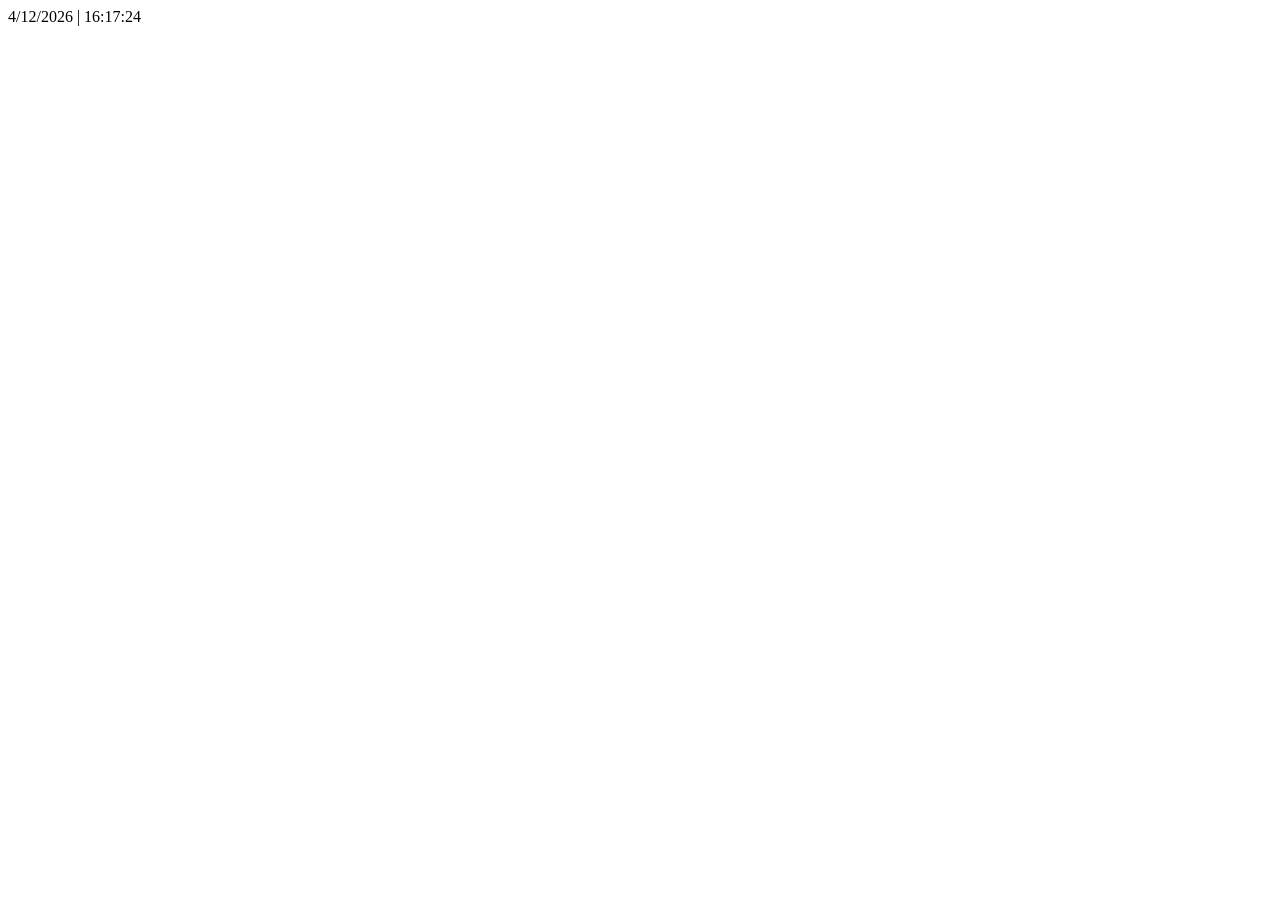
<file: zegar/index.html>
<!DOCTYPE HTML>
<html lang="pl">
    <head>
        <meta charset="utf-8"/>
        <title>Odliczanie czasu</title>
        <meta name="description"/>

        <script type="text/javascript" src="text.js"></script>

    </head>
    <body onload="odliczanie();"> <!--wywołanie funkcji w momencie wczytania strony do przegladarki realizuje zdarzenie (on load - przy załadowaniu strony)-->

        <div id="zegar"></div>

    </body>
</html>
</file>
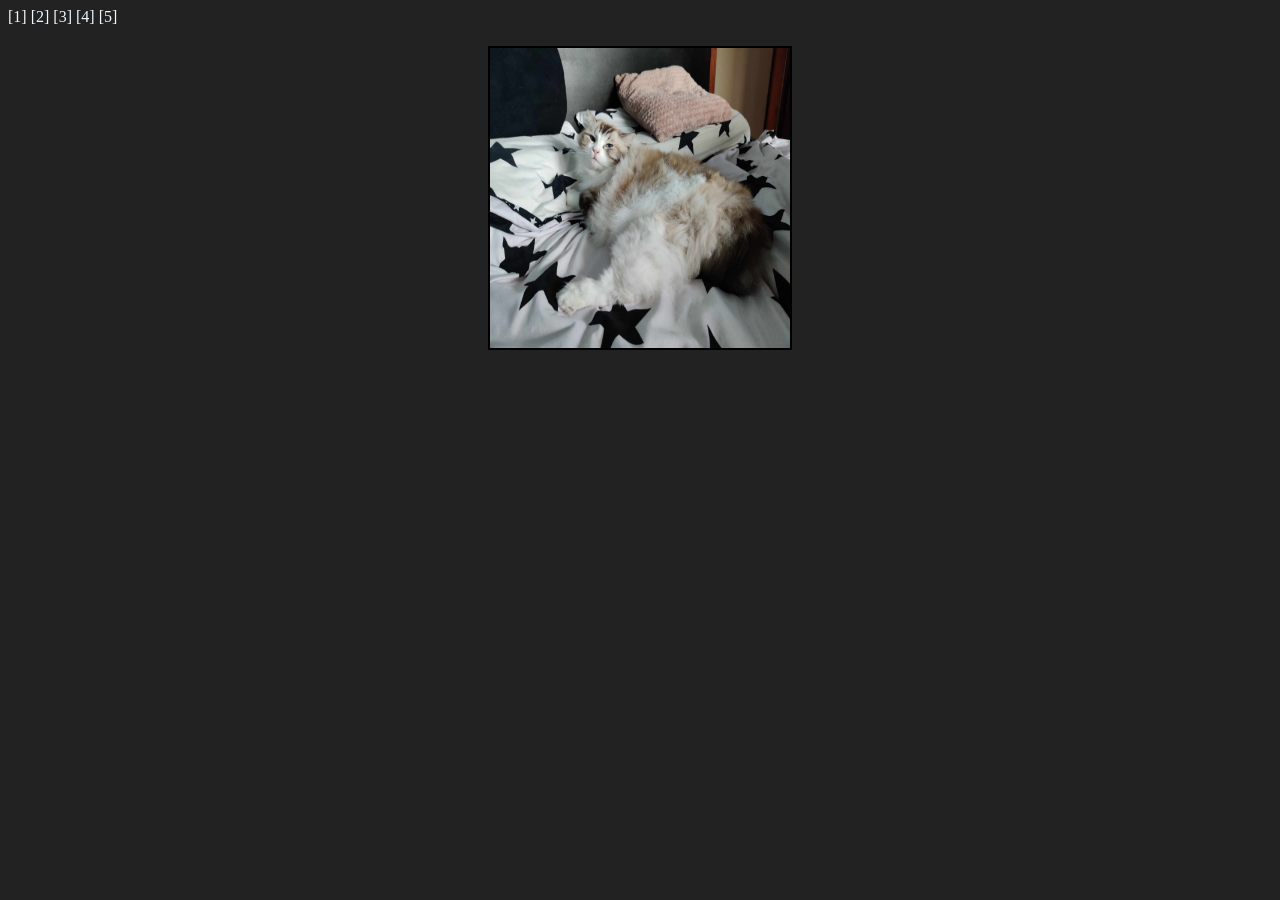
<file: egzamin/egzamin - karuzela/index.html>
<!DOCTYPE html>
<html lang="pl">
    <head>
        <meta charset="utf-8"/>

        <style>

            body {
                background-color: #222;
                color: aliceblue;
            }

            img {
                width: 300px;
                height: 300px;
                border: 2px solid black;
                display: block;
                margin: 20px auto;
            }

        </style>

        <script src="https://code.jquery.com/jquery-1.12.4.js"></script>

        <script type="text/javascript">

            //losujemy od 0 do 4 więc musimy dodać 1 
            var numer = Math.floor(Math.random()*5)+1; //floor zaokrągla w dół

            var timer1 = 0;
            var timer2 = 0;

            function ustawslajd(nrslajdu)
            {
                clearTimeout(timer1);
                clearTimeout(timer2);
                numer = nrslajdu - 1;

                schowaj();
                setTimeout("zmienSlajd()",500);
            }

            function schowaj()
            {
                $("#slider").fadeOut(500);
            }

            function zmienSlajd()
            {   
                numer++; 
                if (numer>5) numer=1;

                var plik = "<img src=\"img/z" + numer + ".jpg\"/>";

                document.getElementById("slider").innerHTML = plik;
                $("#slider").fadeIn(500);
              
                timer1 = setTimeout("zmienSlajd()",2000);
                timer2 = setTimeout("schowaj()",1500);
            }

        </script>

    </head>

    <body onload="zmienSlajd()">

        <span onclick="ustawslajd(1)" style="cursor:pointer;">[1]</span>
        <span onclick="ustawslajd(2)" style="cursor:pointer;">[2]</span>
        <span onclick="ustawslajd(3)" style="cursor:pointer;">[3]</span>
        <span onclick="ustawslajd(4)" style="cursor:pointer;">[4]</span>
        <span onclick="ustawslajd(5)" style="cursor:pointer;">[5]</span>

        <div id="slider"></div>

    </body>

</html>

<!-- "img/z1.jpg" -->
</file>
<file: cv kolorowe kafelki/style.css>
body {
    background-color: #303030;
    color: aliceblue;
    font-family: "Lato", sans-serif;
    font-size: 20px;
}

#container {
    width: 1000px;
    margin-left: auto;
    margin-right: auto;
}

.rectangle {
    width: 960px;
    margin: 20px;
    text-align: center;
}

.square {
    width: 50%;
    float:left;
}

#logo {
    float: left;
    font-family: "Josefin Slab", serif;
    font-size: 70px;
    width: 600px;
    text-align: left;
}

#zegar {
float: left;
font-family: "Josefin Slab", serif;
font-size: 70px;
text-align: left;
}

.tile1 {
    float: left;  
    margin: 10px;
    width: 230px;
    height: 142px;  
    background-color:deepskyblue;
    text-align: center;
}

.tile1:hover {
    background-color: dodgerblue;
}

.tile2 {
    float: left;
    margin: 10px;
    width: 230px;
    height: 142px;  
    background-color: dimgray;
    text-align: center;
}

.tile2:hover {
    background-color: rgba(105, 105, 105, 0.699);
}

.tile3 {
    float: left;
    margin: 10px;
    width: 230px;
    height: 142px;  
    background-color: greenyellow;
    text-align: center;
}

.tile3:hover {
    background-color: chartreuse;
}

.tile4 {
    margin: 10px;
    width: 420;
    height: 82px;
    background-color: darkorange;
    text-align: center;
    font-size: 26px;
    padding: 30px;
    line-height: 150%;
}

.tile4:hover {
    background-color: chocolate;
}

.tile5 {
    margin: 10px;
    width: 420;
    height: 244px;
    background-color: dimgray;
    text-align: justify;
    padding: 30px;

}

#yt {
    float: left;
    margin: 10px;
    width: 105px;
    height: 142px;
    background-color: crimson;
}


#fb {
    float: left;
    margin: 10px;
    width: 105px;
    height: 142px;
    background-color: dodgerblue;
}

#g {
    float: left;
    margin: 10px;
    width: 105px;
    height: 142px;
    background-color: darkorange;
}

#tw {
    float: left;
    margin: 10px;
    width: 105px;
    height: 142px;
    background-color: deepskyblue;
}

55:40
</file>
<file: CV/style.css>
body {
    font-family: Arial;
    background-color:aliceblue;
    padding: 40px 0;
}

h1 {
    font-size: 36px;
}

h2 {
    font-size: 28px;
}


h3 {
    margin-top: 5px;
}

span {
    color: red;
}

.container {
    box-shadow: 0 0 20px goldenrod;
    background-color: white;
    width: 960px;
    margin: 0 auto;
}

.profile-picture {
    width:180px;
    height:180px;
}

section,
header {
    padding:10px 60px 20px 60px;
}

header {
display: flex;
align-items: center;
justify-content: space-between;
padding-top: 60px;
}

header ul {
    list-style: none;
}

header li {
    margin-bottom: 15px;
}

header h1 {
    margin-bottom: 10px;
}

.address-icon {
    width: 16px;
    height: 16px;
    background-color: red;
    margin-right: 10px;
    padding: 8px;
    vertical-align: middle;
}

.circle {
    border-radius: 50%;
}

.hobbies {
    list-style: none;
    padding: 0;
    display: flex;
    flex-wrap: wrap;
}

.hobbies li {
    width: 50%;
    display: flex;
    align-items: flex-start;
    margin-bottom: 40px;
}

.hobbies div {
    margin-left: 20px;
}

.hobbies p {
    color:rgb(230, 122, 122);
}

p {
    line-height: 1.5;
}

.cv-download-link {
    border: 2px solid rgb(230, 122, 122);
    color: black;
    text-decoration: none;
    padding: 10px 20px;
    display: inline-block;
    margin-top: 20px;
    border-radius: 26px; 
    transition: background-color 0.5s, color 0.5s;
    box-shadow: 0 0 20px goldenrod;
}

.cv-download-link:hover {
    color: white;
    background-color: coral;
}

.cv-download-link:focus {
    outline: none;
    color: white;
    background-color: rgb(245, 110, 60);                                 
}

.cv-download-link:active {
    text-decoration: underline;
}
</file>
<file: Filmy/style.css>
body {
    background-color: gray;
    font-family: verdana;
    font-size: 20px;
    color: white;
}

h1 {
   font-size: 48px !important; 
}

/*nieodwiedzony link */

a:link {
color: yellow;
text-decoration: none;
}

/*odwiedzony link */

a:visited {
color: yellow;
text-decoration: none;
}

/*po najechaniu kursorem link */

a:hover {
color: red;
text-decoration: none;
}
</file>
<file: Linux/style.css>
body {
    background-color: #404040;
    font-family: "Lato", sans-serif;
    font-weight: 600;

}

#container {
    width: 1000px;
    margin-left: auto;
    margin-right: auto;
}

#logo {
color: white;
margin-top: 20px;
font-size: 44px;
letter-spacing: 3px;
font-family: "Kalnia Glaze", serif;
}

#menu {
    background-color: #303030; 
    margin-top: 20px;
    color: white;
    padding: 10px;
     
}

#topbar {
    background-color: darkcyan;
    color: white;
    padding: 10px;
    margin-top: 20px;
    margin-bottom: 25px;
    height: 170px;
    
}

#topbarL img {
    height: 100px;
    font-weight: 100px;
}

#topbarL {
    float: left;
    border-right: 2px dotted #444444;
    padding: 20px;
    width: 138px;
    text-align: center;

}

#topbarR {
    float: left;
    padding: 20px;
    width: 760px;
    font-size: 16px;
    text-align: justify;
}

#sidebar {
    float: left;
    width: 148px;
    min-height: 620px;
    padding: 20px;
    text-align: center;
    font-size: 18px;
    border-right: 2px dotted #666666;
    background-color: lightgrey;
}

#content {
    float: left;
    padding: 40px;
    width: 730px;
    background-color: #dedede;
    min-height: 580px;
    text-align: justify;

}

#footer {
    clear: both;
    color: white;
    text-align: center;
    padding: 20px;
    font-size: 18px;

}

.option {
    float: left;
    min-width: 50px;
    height: 25px;
    font-size: 18px;
    padding: 10px;
    border-right: 2px dotted #444444 ;
    opacity: 0.8;
}

.option:hover {
    background-color: black;
    cursor: pointer;
}

.optionL {
    font-size: 18px;
    height: 25px;
    padding: 10px;
    border-bottom: 2px dotted #444444;
}

.optionL:hover {
    background-color: #f36742;
    color: white;
    cursor: pointer;
}

.bigtitle {
    font-size: 32px;
    font-weight: 900;
    letter-spacing: 2px;
}

.dottedline{
    height: 5px;
    margin-top: 15px;
    margin-bottom: 20px;
    border-bottom: 2px dotted #444444;
}
</file>
<file: Logowanie/style.css>
body {
    background-image: url(img/hexellence.png);
    font-size: 20px;
}

#container {
    background-color: white;
    width: 300px;
    padding: 50px;
    margin-left: auto;
    margin-right: auto;
    margin-top: 100px;
    -webkit-box-shadow: 3px 3px 30px 5px rgba(204,204,204,0.9);
    -moz-box-shadow: 3px 3px 30px 5px rgba(204,204,204,0.9);
    box-shadow: 3px 3px 30px 5px rgba(204,204,204,0.9);
}

input[type=text],
input[type=password] {
    width: 300px;
    background-color: #efefef;
    color: #666;
    border: 2px solid #ddd;
    border-radius: 5px; /*zaokrąglenie ramki*/
    font-size: 20px;
    padding: 10px;
    box-sizing: border-box; /*nakazuje ustawić takie width jak wpisaliśmy niezależnie od contentu (przeciwieństwo content-box)*/
    outline: none;
    margin-top: 10px;
}



input[type=text]:focus,
input[type=password]:focus { /*ten na który jest aktywny*/
    -webkit-box-shadow: 0px 0px 10px 2px rgba(204,204,204,0.9);
    -moz-box-shadow: 0px 0px 10px 2px rgba(204,204,204,0.9);
    box-shadow: 0px 0px 10px 2px rgba(204,204,204,0.9);
    border: 2px solid #a5cda5;
    background-color: #e9f3e9;
    color: #428c42;

}

input[type=submit] {
    width: 300px;
    background-color: #36b03c;
    font-size: 20px;
    color: white;
    padding: 15px 10px;
    margin-top: 20px;
    border: none;
    border-radius: 5px;
    cursor: pointer;
    letter-spacing: 2px;
    outline: none;
}

input[type=submit]:hover {
    background-color: #37b93d;
}

input[type=submit]:focus {
    background-color: #37b93d;
    -webkit-box-shadow: 0px 0px 5px 2px rgba(204,204,204,0.9);
    -moz-box-shadow: 0px 0px 5px 2px rgba(204,204,204,0.9);
    box-shadow: 0px 0px 15px 5px rgba(204,204,204,0.9);
}

/*chrome, opera, safari*/

input::-webkit-input-placeholder { /*zmiana nieaktywnego placeholdera*/
    color: #999;
}

input:focus::-webkit-input-placeholder { /*zmiana aktywnego placeholdera, jako przykład bo niepotrzebne by zmiana koloru na aktywnym jak w html zrobiliśmy, że znika tekst po kliknięciu - onfocus itp*/
    color: #428c42;
}

/*Firefox wersja < 19*/

input:-moz-placeholder {
    color: #999;
}

input:focus:-moz-placeholder {
    color: #428c42; 
}

/*Firefox wersja > 19*/

input::-moz-placeholder {
    color: #999; 
}

input:focus::-moz-placeholder {
    color: #428c42; 
}

/*Internet Explorer 10*/

input:-ms-input-placeholder {
    color: #999; 
}

input:focus:-ms-input-placeholder {
    color: #428c42;
}
</file>
<file: Monitory komputerowe/style.css>
body {
    background-image: url("img/moroccan-flower-dark.png");
    margin: 0px;
    font-family: "Caveat", cursive;
    font-size: 20px;
}

a:link {
    color: black;
    text-decoration: none;
}

a:visited {
    color: black;
    text-decoration: none;   
}

a:hover {
    color: #485b3b;
    text-decoration: underline;
}

a:active {
    color: black;
    text-decoration: none;
}


#logo {
    width: 100%;
    height: 50px;
    background-color: #485b3b;
    font-size: 36px;
    color: white;
    text-align: center;
    text-transform: uppercase; /*zamienia wszystkie litery na drukowane*/
    padding: 5px 0px 5px 0px; /*góra, prawa, dół, lewa*/
    letter-spacing: 3px;
    border-bottom: 2px solid #33402a;
    text-shadow: /*trzecia wartośc (0 to blur czyli promien rozmazania cienia)*/ 
    2px 2px 0 #33402a, /*pierwsza ćwiartka układu współrzędnych(prawa góra) czyli na osi y i x są dodatnie*/
    -2px 2px 0 #33402a, /*druga ćwiartka układu(lewa góra) czyli x jest ujemny a y dodatni*/
    -2px -2px 0 #33402a, /*lewa dół - całośc, ćwiartki odwrotnie do ćwiartek w paddingu bo tam w prawo numeracja*/
    2px -2px 0 #33402a;
     
}

#container {
    margin-left: auto;
    margin-right: auto;
    background-color: white;
    width: 878px;
    padding: 10px;
    border-right: 1px solid #ccc;
    border-left: 1px solid #ccc;
}

#spis {
    width: 780px ;
    padding-left: 100px;
}

ol {
    margin-top: 5px;

}

ol > li {
font-size: 22px;
text-transform: uppercase; /*drukowane litery*/
font-weight: 700; /*wyboldowanie*/
padding: 5px;
letter-spacing: 3px;

}

ol > li > ul {
    font-size: 18px;
    text-transform: none;
    font-weight: 400;
    padding: 0px;
    letter-spacing: 0px;
    margin-top: 5px;
    margin-left: 30px;
    list-style-type: none;
}

ol > li > ul > li {
    margin: 0px;

}

ol > li > ul > li:before { /*przed wypełnieniem zawartością która przyjdzie*/
    color: #485b3b;
    content: "🎮";
    margin-right: 5px; 
}


.slajd {
    padding: 20px 40px;
    text-align: justify;
}

h1 {
    font-size: 24px;
    text-transform: uppercase;
    font-weight: 700;
}

#stopka {
    width: 100%;
}

.scrollup {
width: 64px;
height: 64px;
text-decoration: none;
background: url("img/up.png") no-repeat 0px 0px;
position: fixed; /*pozycja przypisana na stałe*/
right: 50px;
bottom: 50px;
display: none;
}
</file>
<file: Retrogranie/style.css>
body {
    background-color: #303030;
    color: white;
    font-family: "Lato", sans-serif;
    font-size: 20px;
    margin: 0 !important;

}

#wrapper {
    width: 100%;
}

#header {
    width: 100%;
    padding: 40px 0; /*pion, poziom*/
}

#logo {
    width: 450px;
    font-size: 48px;
    margin-left: auto;
    margin-right: auto;

}

#logo img {
    height: 40px;
    width: 40px;
    margin: 10px 10px;

}

.nav {
    width: 100%;
    padding: 10px 0;
    background-color: #c34f4f;
    text-align: center;
    border-top: 1px solid #751b1b;
    border-bottom: 1px solid #751b1b;
    height: 40px;
    
}

#content {
    width: 1000px;
    margin-left: auto;
    margin-right: auto;
    text-align: justify;
    padding-top: 10px;
}

#socials {
    width: 100%;
    text-align: center;
    background-color: #292929;
}

#socialdivs {
    width: 1000px;
    margin-left: auto;
    margin-right: auto;
}

#fb {
    width: 250px;
    height: 155px;
    float: left;
}

#fb:hover {
    background-color: #4668b3;
}

#yt {
    width: 250px;
    height: 155px;
    float: left;
}

#yt:hover {
    background-color: #d94348;
}

#tw {
    width: 250px;
    height: 155px;
    float: left;
}

#tw:hover {
    background-color: #3095d3;
}

#gplus {
    width: 250px;
    height: 155px;
    float: left;
}

#gplus:hover {
    background-color: #d95333;
}

#socialdivs img {
    width: 100px;
    height: 100px;
    padding: 30px;
}

#footer {
    text-align: center;
    background-color: #222222;
    padding: 30px;
}

.sticky {
    width: 100%;
    position: fixed; /* stała ustalona pozycja */
    left: 0;
    top: 0;
    z-index: 100; /* która warstwa, ile warstw pokrywa */
    
}

ol {
    padding: 0;
    margin: 0;
    list-style-type: none;
    font-size: 18px;
    height: 35px;
    line-height: 200%;
    display: inline-block;

}

ol a {
    color: aliceblue;
    text-decoration: none;
    display: block;

}

ol > li { /* stylizujemy element li którego rodzicem jest ol */
    float: left;
    width: 150px;
    height: 40px;
    border-right: 1px dashed #751b1b;
    
}

ol > li:first-child {
    border-left: 1px dashed #751b1b;
}

ol > li:hover {
    background-color: #cf6969;

}

ol > li:hover > a {
color: #451717;
}

ol > li > ul {
    list-style-type: none;
    padding: 0;
    margin: 0;
    height: 40px;
    display: none;
}

ol > li:hover > ul { /* czyli jak ma wyglądać lista wewnętrzna ul (potomek ol > li ale tylko kiedy zachodzi hover elementu ol > li)*/
    display: block;
}

ol > li > ul > li {
   background-color: #cf6969; 
   position: relative; /* wyświetla się na tekście ale nie jak z-idex nad obrazkami itp jako warstwa */
   z-index: 100;
   border-top: 1px dashed #751b1b; /* linia kropkowana */
   
}

ol > li > ul > li:hover {
background-color: #c34f4f;
}

ol > li > ul > li:hover > a {
    color: #451717;
}
</file>
